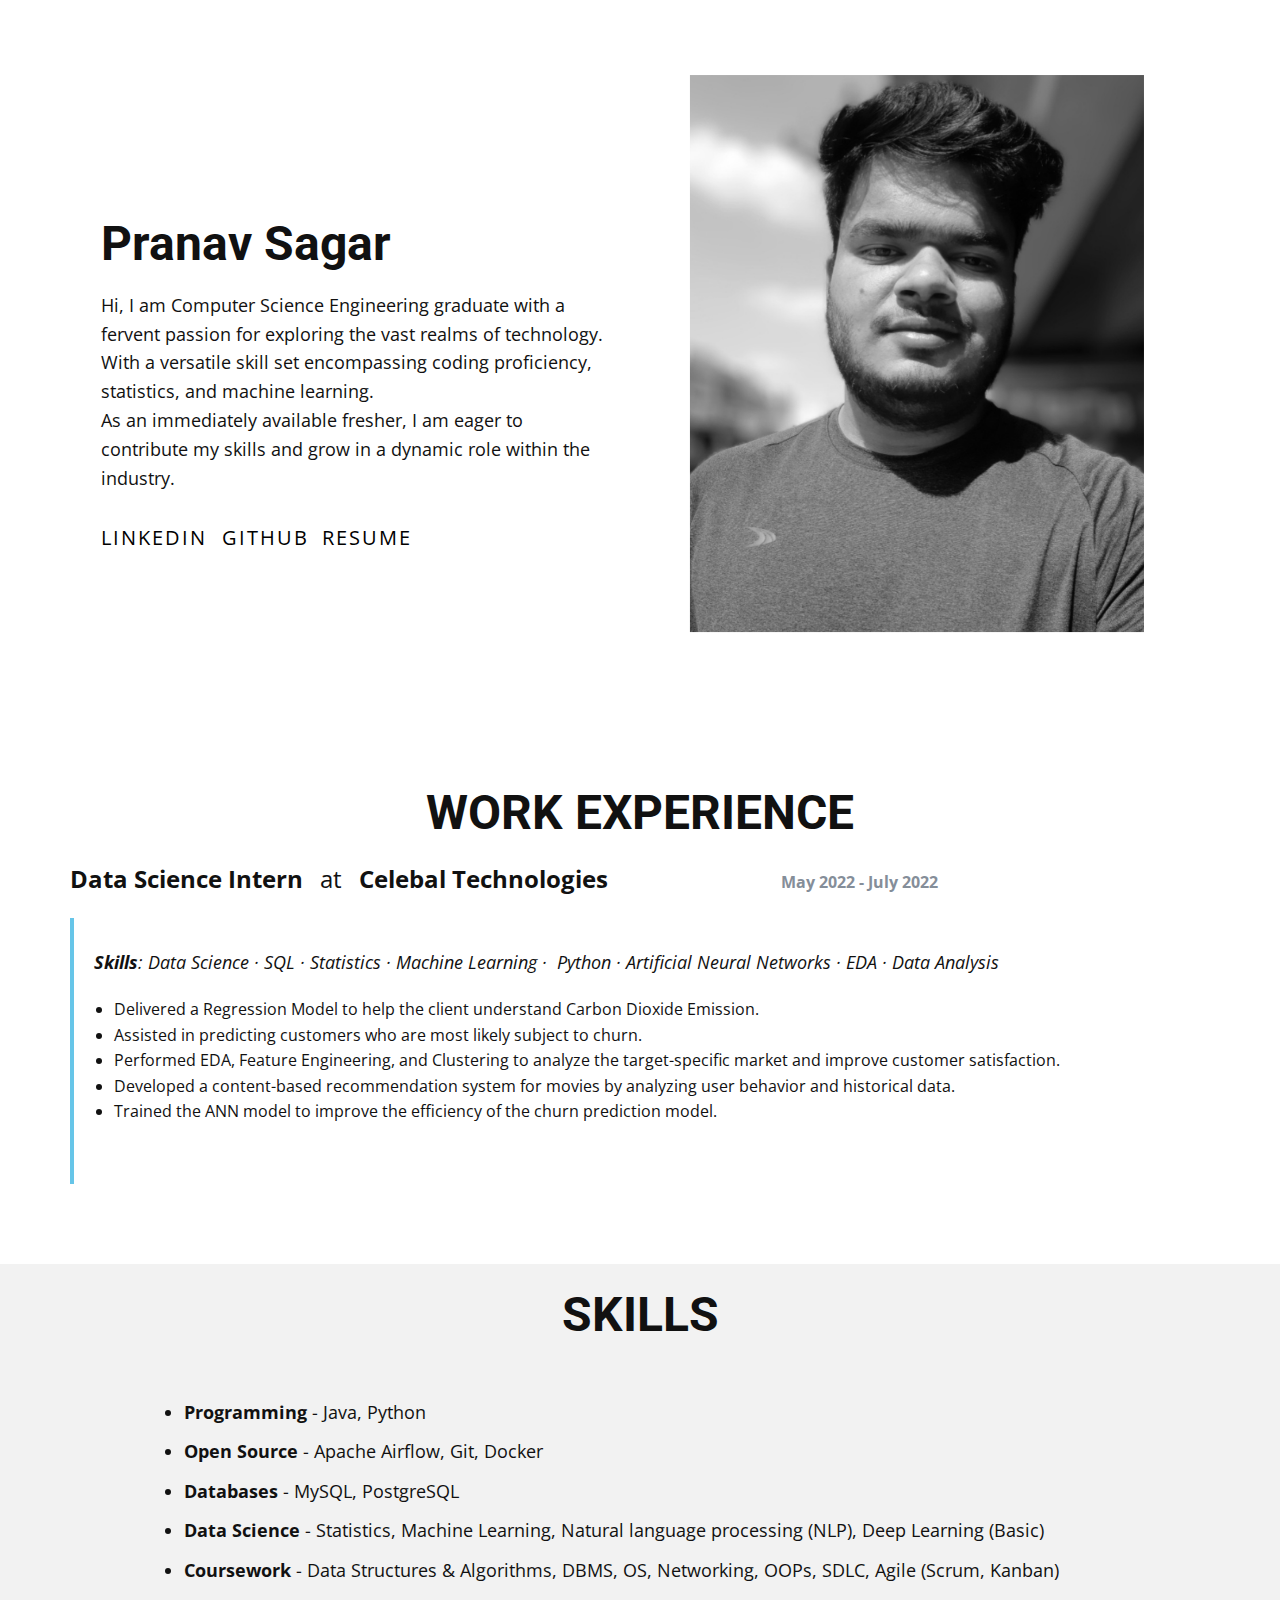
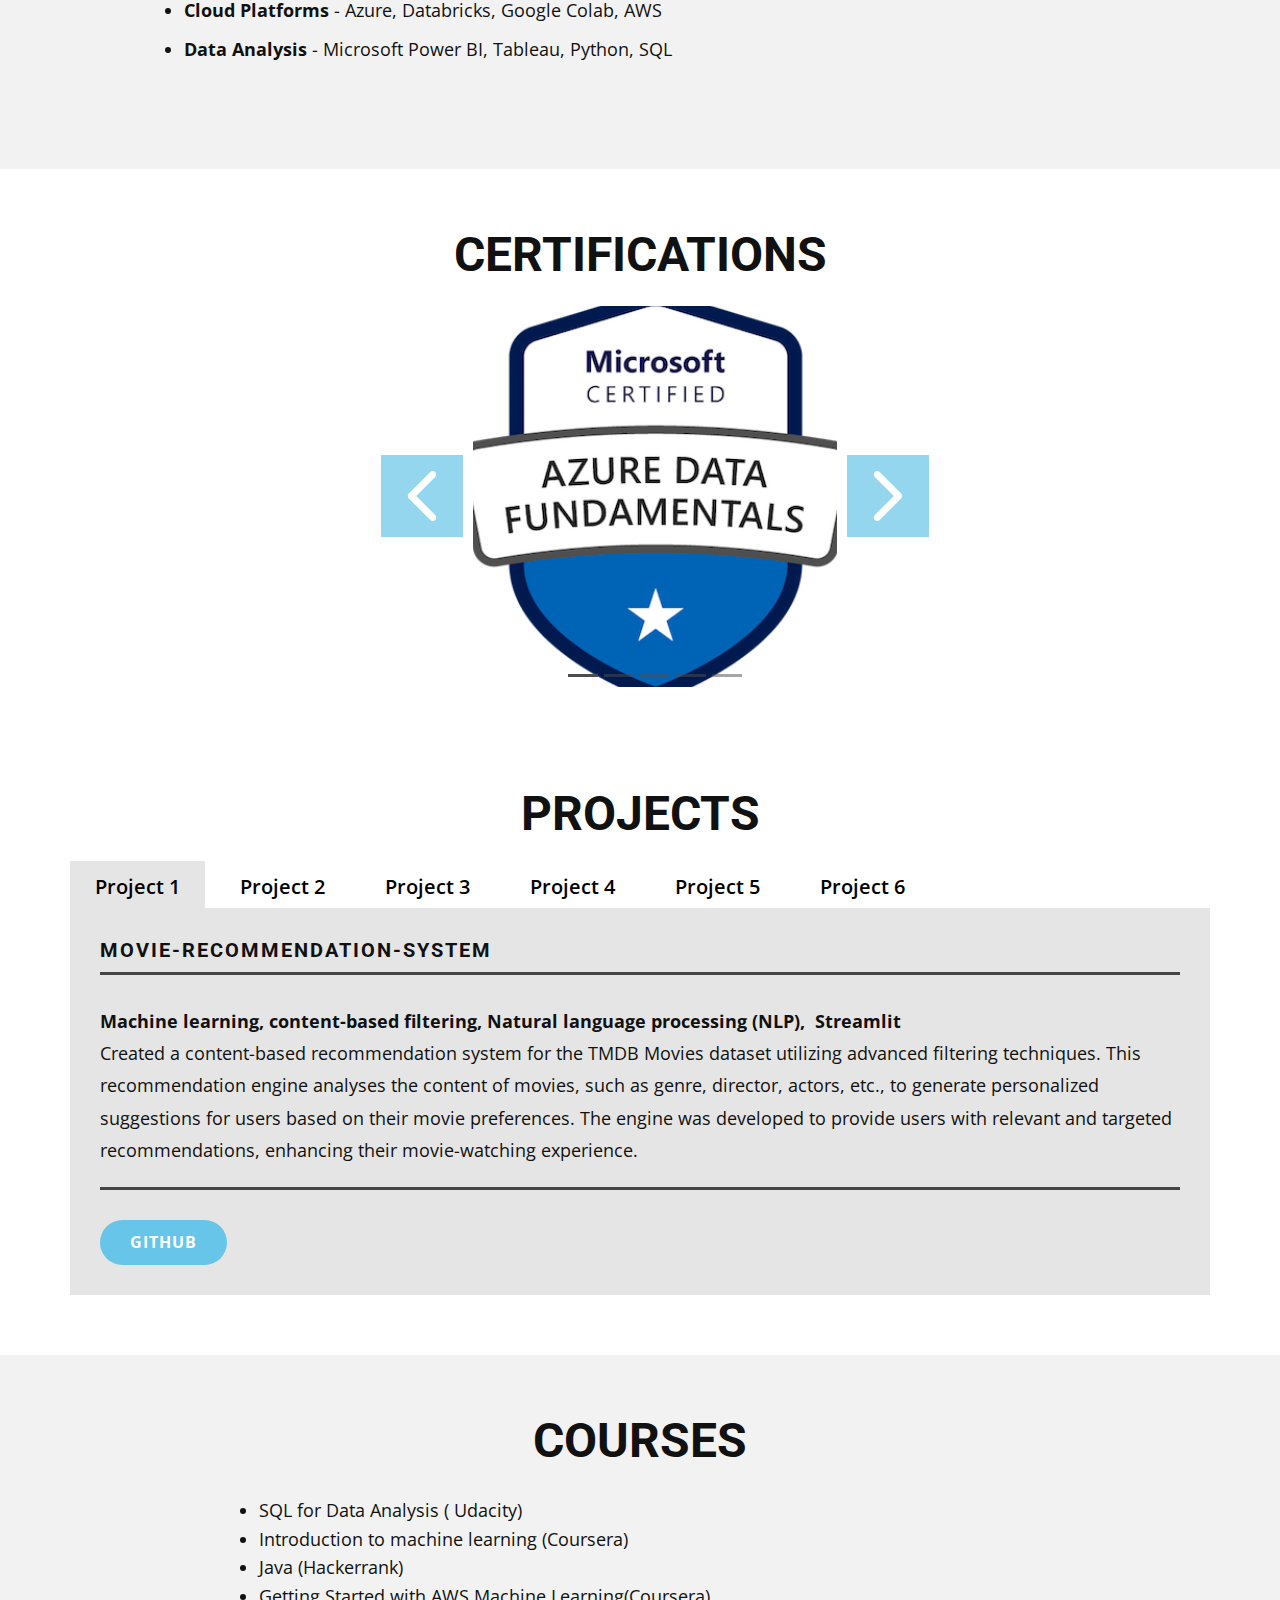
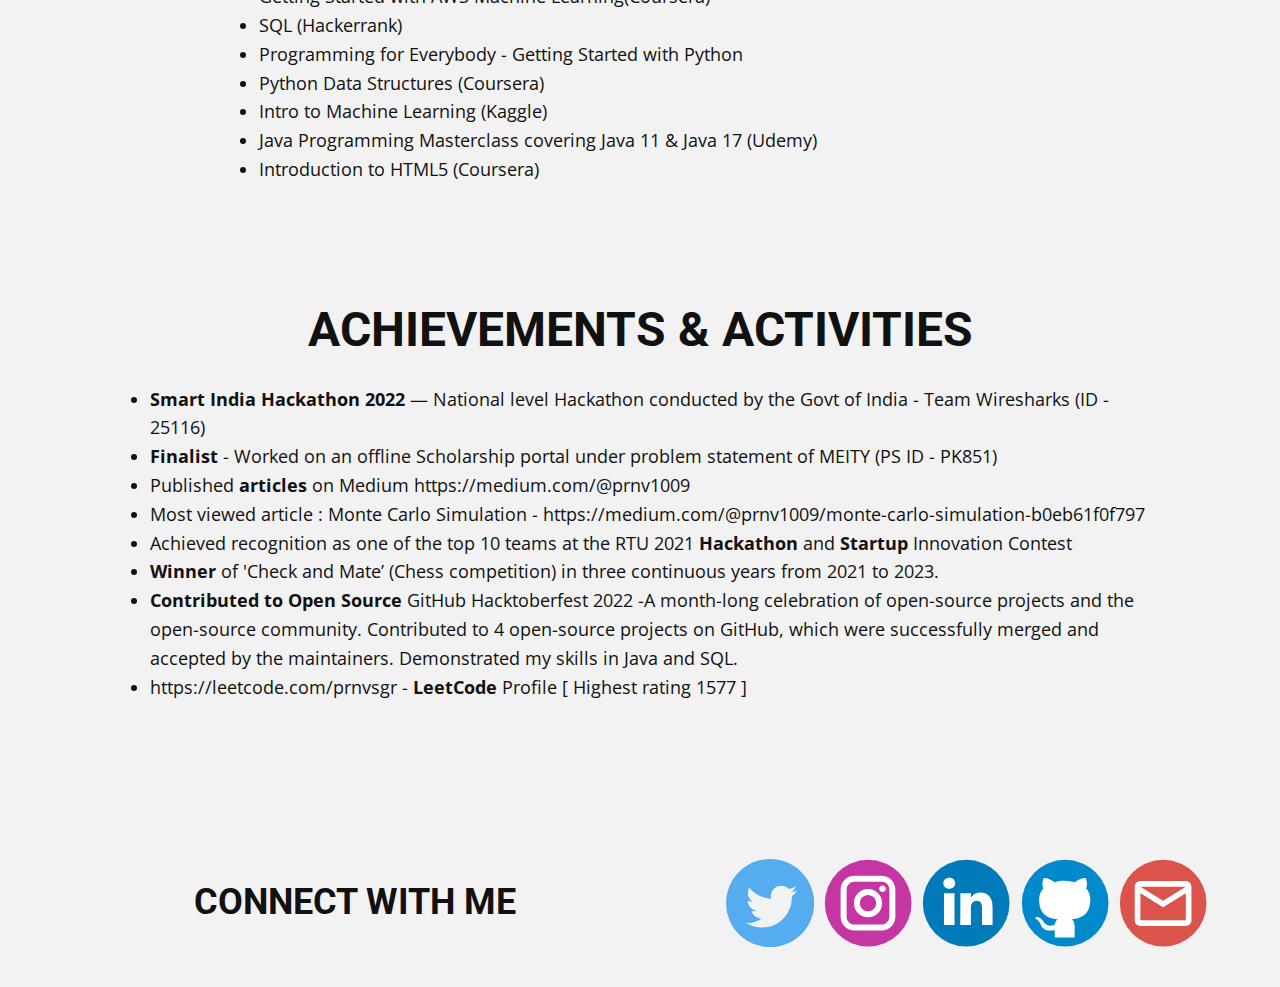
<file: index.html>
<!DOCTYPE html>
<html style="font-size: 16px;" lang="en"><head>
    <meta name="viewport" content="width=device-width, initial-scale=1.0">
    <meta charset="utf-8">
    <meta name="keywords" content="portfolio">
    <meta name="description" content="">
    <title>Pranav Sagar</title>
    <link rel="stylesheet" href="nicepage.css" media="screen">
<link rel="stylesheet" href="Pranav-Sagar.css" media="screen">
    <script class="u-script" type="text/javascript" src="jquery-1.9.1.min.js" defer=""></script>
    <script class="u-script" type="text/javascript" src="nicepage.js" defer=""></script>
    <meta name="generator" content="Nicepage 5.9.14, nicepage.com">
    <link id="u-theme-google-font" rel="stylesheet" href="https://fonts.googleapis.com/css?family=Roboto:100,100i,300,300i,400,400i,500,500i,700,700i,900,900i|Open+Sans:300,300i,400,400i,500,500i,600,600i,700,700i,800,800i">
    
    
    
    
    
    
    
    
    
    <script type="application/ld+json">{
		"@context": "http://schema.org",
		"@type": "Organization",
		"name": "",
		"url": "/"
}</script>
    <meta name="theme-color" content="#66c5e8">
    <meta property="og:title" content="Pranav Sagar">
    <meta property="og:type" content="website">
    <link rel="canonical" href="/">
  <meta data-intl-tel-input-cdn-path="intlTelInput/"></head>
  <body data-home-page="https://website4843393.nicepage.io/Pranav-Sagar.html?version=c1a2882c-9342-4635-84dc-dba924dcf742" data-home-page-title="Pranav Sagar" class="u-body u-xl-mode" data-lang="en">
    <section class="u-clearfix u-section-1" id="sec-b975">
      <div class="u-clearfix u-sheet u-valign-middle-xl u-valign-middle-xs u-sheet-1">
        <div class="u-clearfix u-expanded-width u-layout-wrap u-layout-wrap-1">
          <div class="u-layout">
            <div class="u-layout-row">
              <div class="u-align-left u-container-style u-layout-cell u-size-28-lg u-size-28-md u-size-28-sm u-size-28-xs u-size-30-xl u-layout-cell-1">
                <div class="u-container-layout u-container-layout-1">
                  <h2 class="u-text u-text-default u-text-1">Pranav Sagar</h2>
                  <p class="u-text u-text-2"> Hi, I am Computer Science Engineering graduate with a fervent passion for exploring the vast realms of technology. With a versatile skill set encompassing coding proficiency, statistics, and machine learning.<br>As an immediately available fresher, I am eager to contribute my skills and grow in a dynamic role within the industry.</p>
                  <quillbot-extension style="position: absolute; top: 0px; left: 0px; pointer-events: none;"></quillbot-extension>
                  <quillbot-extension-highlights style="position: absolute; top: 0px; left: 0px; pointer-events: none;"></quillbot-extension-highlights>
                  <a href="https://www.linkedin.com/in/pranavsagar/" class="u-border-1 u-border-active-palette-2-base u-border-hover-palette-1-base u-border-no-left u-border-no-right u-border-no-top u-btn u-button-style u-none u-text-black u-text-hover-palette-1-base u-btn-1" target="_blank">LinkedIn</a>
                  <a href="https://github.com/PranavSagar" class="u-border-1 u-border-active-palette-2-base u-border-hover-palette-1-base u-border-no-left u-border-no-right u-border-no-top u-btn u-button-style u-none u-text-black u-text-hover-palette-1-base u-btn-2" target="_blank">GitHub</a>
                  <a href="files/resume.pdf" class="u-border-1 u-border-active-palette-2-base u-border-hover-palette-1-base u-border-no-left u-border-no-right u-border-no-top u-btn u-button-style u-file-link u-none u-text-black u-text-hover-palette-1-base u-btn-3" target="_blank">Resume</a>
                </div>
              </div>
              <div class="u-container-style u-layout-cell u-size-30-xl u-size-32-lg u-size-32-md u-size-32-sm u-size-32-xs u-layout-cell-2" data-animation-name="customAnimationIn" data-animation-duration="2000">
                <div class="u-container-layout u-valign-middle u-container-layout-2">
                  <img class="u-image u-image-1" src="images/pic_me.jpg" data-image-width="788" data-image-height="1048">
                </div>
              </div>
            </div>
          </div>
        </div>
      </div>
    </section>
    <section class="u-align-left u-clearfix u-section-2" id="sec-879f">
      <div class="u-clearfix u-sheet u-valign-middle u-sheet-1">
        <div class="fr-view u-clearfix u-rich-text u-text u-text-1">
          <h1 style="text-align: center;">
            <span style="font-weight: 700;">WORK EXPERIENCE</span>
          </h1>
          <p>
            <span style="font-weight: 700; font-size: 1.5rem;">Data Science Intern &nbsp;</span>
            <span style="font-size: 1.5rem;">at &nbsp;</span>
            <span style="font-weight: 700; font-size: 1.5rem;">Celebal Technologies &nbsp; &nbsp; &nbsp; &nbsp; &nbsp; &nbsp; &nbsp; &nbsp; &nbsp; &nbsp; &nbsp; &nbsp; &nbsp; &nbsp;</span>
            <span style="font-weight: 700; font-size: 1.5rem;">
              <span style="font-size: 1rem;">
                <span class="u-text-palette-5-dark-1">May 2022 - July 2022</span>
              </span>
            </span>
          </p>
          <blockquote>
            <p id="isPasted">
              <span style="font-weight: 700;">Skills</span>: Data Science · SQL · Statistics · Machine Learning · &nbsp;Python · Artificial Neural Networks · EDA · Data Analysis
            </p>
            <ul>
              <li>
                <span style="font-style: normal;">Delivered a Regression Model to help the client understand Carbon Dioxide Emission.</span>
              </li>
              <li>
                <span style="font-style: normal;">Assisted in predicting customers who are most likely subject to churn.</span>
              </li>
              <li>
                <span style="font-style: normal;">Performed EDA, Feature Engineering, and Clustering to analyze the target-specific market and improve customer satisfaction.</span>
              </li>
              <li>
                <span style="font-style: normal;">Developed a content-based recommendation system for movies by analyzing user behavior and historical data.</span>
              </li>
              <li>
                <span style="font-style: normal;">Trained the ANN model to improve the efficiency of the churn prediction model.</span>
              </li>
            </ul>
            <p>
              <br>
            </p>
          </blockquote>
        </div>
        <quillbot-extension style="position: absolute; top: 0px; left: 0px; pointer-events: none;"></quillbot-extension>
        <quillbot-extension style="position: absolute; top: 0px; left: 0px; pointer-events: none;"></quillbot-extension>
        <quillbot-extension style="position: absolute; top: 0px; left: 0px; pointer-events: none;"></quillbot-extension>
        <quillbot-extension style="position: absolute; top: 0px; left: 0px; pointer-events: none;"></quillbot-extension>
        <quillbot-extension style="position: absolute; top: 0px; left: 0px; pointer-events: none;"></quillbot-extension>
        <quillbot-extension style="position: absolute; top: 0px; left: 0px; pointer-events: none;"></quillbot-extension>
        <quillbot-extension style="position: absolute; top: 0px; left: 0px; pointer-events: none;"></quillbot-extension>
        <quillbot-extension style="position: absolute; top: 0px; left: 0px; pointer-events: none;"></quillbot-extension>
      </div>
    </section>
    <section class="u-clearfix u-grey-5 u-section-3" id="sec-bc87">
      <div class="u-clearfix u-sheet u-sheet-1">
        <h1 class="u-align-center u-text u-text-1"><b>SKILLS</b>
        </h1>
        <ul class="u-hover-feature u-text u-text-2">
          <li>
            <span style="font-weight: 700;">Programming </span> - Java, Python 
          </li>
          <li>
            <span style="font-weight: 700;">Open Source </span> - Apache Airflow, Git, Docker 
          </li>
          <li>
            <span style="font-weight: 700;">Databases </span> - MySQL, PostgreSQL 
          </li>
          <li>
            <span style="font-weight: 700;">Data Science</span> - Statistics, Machine Learning, Natural language processing (NLP),  Deep Learning (Basic) 
          </li>
          <li>
            <span style="font-weight: 700;">Coursework</span> - Data Structures &amp; Algorithms, DBMS, OS, Networking, OOPs, SDLC, Agile (Scrum, Kanban) 
          </li>
          <li>
            <span style="font-weight: 700;">Cloud Platforms</span> - Azure, Databricks, Google Colab, AWS 
          </li>
          <li>
            <span style="font-weight: 700;">Data Analysis</span> - Microsoft Power BI, Tableau, Python, SQL
          </li>
        </ul>
        <quillbot-extension style="position: absolute; top: 0px; left: 0px; pointer-events: none;"></quillbot-extension>
        <quillbot-extension-highlights style="position: absolute; top: 0px; left: 0px; pointer-events: none;"></quillbot-extension-highlights>
      </div>
      
    </section>
    <section class="u-align-center u-clearfix u-section-4" id="sec-f5f2">
      <div class="u-clearfix u-sheet u-sheet-1">
        <quillbot-extension style="position: absolute; top: 0px; left: 0px; pointer-events: none;"></quillbot-extension>
        <quillbot-extension-highlights style="position: absolute; top: 0px; left: 0px; pointer-events: none;"></quillbot-extension-highlights>
        <h1 class="u-align-left u-text u-text-default u-text-1"><b>CERTIFICATIONS</b>
        </h1>
        <div class="u-carousel u-expanded-width-xs u-gallery u-gallery-slider u-layout-carousel u-lightbox u-no-transition u-show-text-on-hover u-gallery-1" id="carousel-16c3" data-interval="5000" data-u-ride="carousel">
          <ol class="u-absolute-hcenter u-carousel-indicators u-carousel-indicators-1">
            <li data-u-target="#carousel-16c3" data-u-slide-to="0" class="u-active u-grey-70 u-shape-rectangle" style="width: 30px; height: 3px;"></li>
            <li data-u-target="#carousel-16c3" data-u-slide-to="1" class="u-grey-70 u-shape-rectangle" style="width: 30px; height: 3px;"></li>
            <li data-u-target="#carousel-16c3" data-u-slide-to="2" class="u-grey-70 u-shape-rectangle" style="width: 30px; height: 3px;"></li>
            <li data-u-target="#carousel-16c3" data-u-slide-to="3" class="u-grey-70 u-shape-rectangle" style="width: 30px; height: 3px;"></li>
            <li data-u-target="#carousel-16c3" data-u-slide-to="4" class="u-grey-70 u-shape-rectangle" style="width: 30px; height: 3px;"></li>
          </ol>
          <div class="u-carousel-inner u-gallery-inner" role="listbox">
            <div class="u-active u-carousel-item u-effect-fade u-effect-hover-zoomOut u-gallery-item u-carousel-item-1">
              <div class="u-back-slide" data-image-width="402" data-image-height="402">
                <img class="u-back-image u-expanded" src="images/microsoft-certified-azure-data-fundamentals.png">
              </div>
              <div class="u-align-center u-over-slide u-shading u-valign-bottom u-over-slide-1">
                <h3 class="u-gallery-heading">Microsoft - Azure Data Fundamentals</h3>
                <p class="u-gallery-text">Score: 871/1000</p>
              </div>
            </div>
            <div class="u-carousel-item u-effect-fade u-effect-hover-zoomOut u-gallery-item u-carousel-item-2">
              <div class="u-back-slide" data-image-width="402" data-image-height="402">
                <img class="u-back-image u-expanded" src="images/microsoft-certified-azure-ai-fundamentals.png" alt="Microsoft - Azure AI Fundamentals">
              </div>
              <div class="u-align-center u-over-slide u-shading u-valign-bottom u-over-slide-2">
                <h3 class="u-gallery-heading">Microsoft - Azure AI Fundamentals</h3>
                <p class="u-gallery-text">Score: 857/1000</p>
              </div>
            </div>
            <div class="u-carousel-item u-effect-fade u-effect-hover-zoomOut u-gallery-item u-carousel-item-3" data-image-width="2836" data-image-height="1875">
              <div class="u-back-slide" data-image-width="207" data-image-height="243">
                <img class="u-back-image u-expanded" src="images/download-2.png" alt="Databricks - Fundamentals of the Databricks Lakehouse">
              </div>
              <div class="u-align-center u-over-slide u-shading u-valign-bottom u-over-slide-3">
                <h3 class="u-gallery-heading">Databricks - Fundamentals of the Databricks Lakehouse</h3>
                <p class="u-gallery-text"></p>
              </div>
            </div>
            <div class="u-carousel-item u-effect-fade u-effect-hover-zoomOut u-gallery-item u-carousel-item-4" data-image-width="225" data-image-height="225">
              <div class="u-back-slide">
                <img class="u-back-image u-expanded" src="images/download-3.jpeg" alt=" GitHub Hacktoberfest 2022">
              </div>
              <div class="u-align-center u-over-slide u-shading u-valign-bottom u-over-slide-4">
                <h3 class="u-gallery-heading"> GitHub Hacktoberfest 2022</h3>
                <p class="u-gallery-text">Contributed to 4 open-source projects</p>
              </div>
              <style data-mode="XL" data-visited="true"></style>
              <style data-mode="LG" data-visited="true"></style>
              <style data-mode="MD" data-visited="true"></style>
              <style data-mode="SM"></style>
              <style data-mode="XS"></style>
            </div>
            <div class="u-carousel-item u-effect-fade u-effect-hover-zoomOut u-gallery-item u-carousel-item-5" data-image-width="225" data-image-height="225">
              <div class="u-back-slide">
                <img class="u-back-image u-expanded" src="images/images.png" alt="NPTEL">
              </div>
              <div class="u-align-center u-over-slide u-shading u-valign-bottom u-over-slide-5">
                <h3 class="u-gallery-heading">NPTEL</h3>
                <p class="u-gallery-text">IT Kharagpur - Programming in Java<br>Score: 73%
                </p>
              </div>
              <style data-mode="XL" data-visited="true"></style>
              <style data-mode="LG" data-visited="true"></style>
              <style data-mode="MD" data-visited="true"></style>
              <style data-mode="SM"></style>
              <style data-mode="XS"></style>
            </div>
          </div>
          <a class="u-absolute-vcenter u-carousel-control u-carousel-control-prev u-icon-rounded u-opacity u-opacity-70 u-palette-1-base u-spacing-10 u-text-white u-carousel-control-1" href="#carousel-16c3" role="button" data-u-slide="prev">
            <span aria-hidden="true">
              <svg viewBox="0 0 451.847 451.847"><path d="M97.141,225.92c0-8.095,3.091-16.192,9.259-22.366L300.689,9.27c12.359-12.359,32.397-12.359,44.751,0
c12.354,12.354,12.354,32.388,0,44.748L173.525,225.92l171.903,171.909c12.354,12.354,12.354,32.391,0,44.744
c-12.354,12.365-32.386,12.365-44.745,0l-194.29-194.281C100.226,242.115,97.141,234.018,97.141,225.92z"></path></svg>
            </span>
            <span class="sr-only">
              <svg viewBox="0 0 451.847 451.847"><path d="M97.141,225.92c0-8.095,3.091-16.192,9.259-22.366L300.689,9.27c12.359-12.359,32.397-12.359,44.751,0
c12.354,12.354,12.354,32.388,0,44.748L173.525,225.92l171.903,171.909c12.354,12.354,12.354,32.391,0,44.744
c-12.354,12.365-32.386,12.365-44.745,0l-194.29-194.281C100.226,242.115,97.141,234.018,97.141,225.92z"></path></svg>
            </span>
          </a>
          <a class="u-absolute-vcenter-lg u-absolute-vcenter-md u-absolute-vcenter-sm u-absolute-vcenter-xl u-carousel-control u-carousel-control-next u-icon-rounded u-opacity u-opacity-70 u-palette-1-base u-spacing-10 u-text-white u-carousel-control-2" href="#carousel-16c3" role="button" data-u-slide="next">
            <span aria-hidden="true">
              <svg viewBox="0 0 451.846 451.847"><path d="M345.441,248.292L151.154,442.573c-12.359,12.365-32.397,12.365-44.75,0c-12.354-12.354-12.354-32.391,0-44.744
L278.318,225.92L106.409,54.017c-12.354-12.359-12.354-32.394,0-44.748c12.354-12.359,32.391-12.359,44.75,0l194.287,194.284
c6.177,6.18,9.262,14.271,9.262,22.366C354.708,234.018,351.617,242.115,345.441,248.292z"></path></svg>
            </span>
            <span class="sr-only">
              <svg viewBox="0 0 451.846 451.847"><path d="M345.441,248.292L151.154,442.573c-12.359,12.365-32.397,12.365-44.75,0c-12.354-12.354-12.354-32.391,0-44.744
L278.318,225.92L106.409,54.017c-12.354-12.359-12.354-32.394,0-44.748c12.354-12.359,32.391-12.359,44.75,0l194.287,194.284
c6.177,6.18,9.262,14.271,9.262,22.366C354.708,234.018,351.617,242.115,345.441,248.292z"></path></svg>
            </span>
          </a>
        </div>
      </div>
    </section>
    <section class="u-align-center u-clearfix u-section-5" id="sec-37ce">
      <div class="u-clearfix u-sheet u-sheet-1">
        <h1 class="u-align-center u-text u-text-default u-text-1"><b>PROJECTS</b>
        </h1>
        <div class="u-expanded-width u-tab-links-align-left u-tabs u-tabs-1">
          <ul class="u-spacing-10 u-tab-list u-unstyled" role="tablist">
            <li class="u-tab-item u-tab-item-1" role="presentation">
              <a class="active u-active-grey-10 u-button-style u-tab-link u-text-active-black u-text-black u-tab-link-1" id="link-tab-14b7" href="#tab-14b7" role="tab">Project 1</a>
            </li>
            <li class="u-tab-item u-tab-item-2" role="presentation">
              <a class="u-active-grey-10 u-button-style u-tab-link u-text-active-black u-text-black u-tab-link-2" id="link-tab-c5c4" href="#tab-c5c4" role="tab">Project 2</a>
            </li>
            <li class="u-tab-item u-tab-item-3" role="presentation">
              <a class="u-active-grey-10 u-button-style u-tab-link u-text-active-black u-text-black u-tab-link-3" id="link-tab-c477" href="#tab-c477" role="tab">Project 3</a>
            </li>
            <li class="u-tab-item u-tab-item-4" role="presentation">
              <a class="u-active-grey-10 u-button-style u-tab-link u-text-active-black u-text-black u-tab-link-4" id="link-tab-044f" href="#tab-044f" role="tab">Project 4</a>
            </li>
            <li class="u-tab-item u-tab-item-5" role="presentation">
              <a class="u-active-grey-10 u-button-style u-tab-link u-text-active-black u-text-black u-tab-link-5" id="link-tab-c2f3" href="#tab-c2f3" role="tab">Project 5</a>
            </li>
            <li class="u-tab-item u-tab-item-6" role="presentation">
              <a class="u-active-grey-10 u-button-style u-tab-link u-text-active-black u-text-black u-tab-link-6" id="link-tab-6165" href="#tab-6165" role="tab">Project 6</a>
            </li>
          </ul>
          <div class="u-tab-content">
            <div class="u-align-left u-container-style u-grey-10 u-tab-active u-tab-pane u-tab-pane-1" id="tab-14b7" role="tabpanel" aria-labelledby="link-tab-14b7">
              <div class="u-container-layout u-container-layout-1">
                <h5 class="u-text u-text-default u-text-2"><b>Movie-Recommendation-System</b>
                </h5>
                <div class="u-border-3 u-border-grey-dark-1 u-expanded-width u-line u-line-horizontal u-line-1"></div>
                <p class="u-text u-text-default u-text-3"><b>Machine learning, content-based filtering, Natural language processing (NLP),&nbsp; Streamlit<br></b>Created a content-based recommendation system for the TMDB Movies dataset utilizing advanced filtering techniques. This recommendation engine analyses the content of movies, such as genre, director, actors, etc., to generate personalized suggestions for users based on their movie preferences. The engine was developed to provide users with relevant and targeted recommendations, enhancing their movie-watching experience.<br>
                </p>
                <div class="u-border-3 u-border-grey-dark-1 u-expanded-width u-line u-line-horizontal u-line-2"></div>
                <quillbot-extension style="position: absolute; top: 0px; left: 0px; pointer-events: none;"></quillbot-extension>
                <quillbot-extension-highlights style="position: absolute; top: 0px; left: 0px; pointer-events: none;"></quillbot-extension-highlights>
                <a href="https://github.com/PranavSagar/DataScienceInternship_CT/tree/main/Movie-Recommender-System/Movie-Recommender_System" class="u-btn u-button-style u-hover-palette-1-dark-1 u-palette-1-base u-btn-1" target="_blank">Github</a>
              </div>
            </div>
            <div class="u-align-left u-container-style u-grey-10 u-tab-pane u-tab-pane-2" id="tab-c5c4" role="tabpanel" aria-labelledby="link-tab-c5c4">
              <div class="u-container-layout u-valign-top u-container-layout-2">
                <h5 class="u-text u-text-default u-text-4"><b>Amazon Review Sentiments</b>
                </h5>
                <div class="u-border-3 u-border-grey-dark-1 u-expanded-width u-line u-line-horizontal u-line-3"></div>
                <p class="u-text u-text-default u-text-5"><b><b>NLP, Classification, Machine Learning</b>
                    <br></b>The objective of this project is to analyse customer sentiment towards various products through the analysis of product reviews. The sentiment analysis will be performed using Natural Language Processing (NLP) techniques and machine learning algorithms<br>
                </p>
                <div class="u-border-3 u-border-grey-dark-1 u-expanded-width u-line u-line-horizontal u-line-4"></div>
                <quillbot-extension style="position: absolute; top: 0px; left: 0px; pointer-events: none;"></quillbot-extension>
                <quillbot-extension-highlights style="position: absolute; top: 0px; left: 0px; pointer-events: none;"></quillbot-extension-highlights>
                <a href="https://github.com/PranavSagar/ReviewSentiments/" class="u-btn u-button-style u-hover-palette-1-dark-1 u-palette-1-base u-btn-2" target="_blank">Github</a>
              </div>
            </div>
            <div class="u-align-left u-container-style u-grey-10 u-tab-pane u-tab-pane-3" id="tab-c477" role="tabpanel" aria-labelledby="link-tab-c477">
              <div class="u-container-layout u-container-layout-3">
                <h5 class="u-text u-text-default u-text-6"><b>House Pricing Prediction with Flask deployment</b>
                </h5>
                <div class="u-border-3 u-border-grey-dark-1 u-expanded-width u-line u-line-horizontal u-line-5"></div>
                <p class="u-text u-text-default u-text-7"><b><b>Flask, Linear Regression, Machine Learning</b>
                    <br></b>This project provides an end-to-end solution for clients who are interested in predicting the cost of a house. The project has a user-friendly interface that allows the client to input their requirements and receive an accurate prediction of the house price.<br>
                </p>
                <div class="u-border-3 u-border-grey-dark-1 u-expanded-width u-line u-line-horizontal u-line-6"></div>
                <quillbot-extension style="position: absolute; top: 0px; left: 0px; pointer-events: none;"></quillbot-extension>
                <quillbot-extension-highlights style="position: absolute; top: 0px; left: 0px; pointer-events: none;"></quillbot-extension-highlights>
                <a href="https://github.com/PranavSagar/bostonhousepricing" class="u-btn u-button-style u-hover-palette-1-dark-1 u-palette-1-base u-btn-3" target="_blank">Github</a>
              </div>
            </div>
            <div class="u-align-left u-container-style u-grey-10 u-tab-pane u-tab-pane-4" id="tab-044f" role="tabpanel" aria-labelledby="link-tab-044f">
              <div class="u-container-layout u-container-layout-4">
                <h5 class="u-text u-text-default u-text-8"><b></b><b>Tic Tac Toe</b>
                </h5>
                <div class="u-border-3 u-border-grey-dark-1 u-expanded-width u-line u-line-horizontal u-line-7"></div>
                <p class="u-text u-text-default u-text-9"><b><b>Python, Tkinter&nbsp;</b>
                    <br></b>Tic Tac Toe game created in Python with GUI  where two players mark X's and O's on a 3x3 grid until one player gets three in a row or all spaces are filled<br>
                </p>
                <div class="u-border-3 u-border-grey-dark-1 u-expanded-width u-line u-line-horizontal u-line-8"></div>
                <quillbot-extension style="position: absolute; top: 0px; left: 0px; pointer-events: none;"></quillbot-extension>
                <quillbot-extension-highlights style="position: absolute; top: 0px; left: 0px; pointer-events: none;"></quillbot-extension-highlights>
                <a href="https://github.com/PranavSagar/NSP" class="u-btn u-button-style u-hover-palette-1-dark-1 u-palette-1-base u-btn-4" target="_blank">Github</a>
              </div>
            </div>
            <div class="u-align-left u-container-style u-grey-10 u-tab-pane u-tab-pane-5" id="tab-c2f3" role="tabpanel" aria-labelledby="link-tab-c2f3">
              <div class="u-container-layout u-container-layout-5">
                <h5 class="u-text u-text-default u-text-10"><b></b><b>Event Management System</b>
                </h5>
                <div class="u-border-3 u-border-grey-dark-1 u-expanded-width u-line u-line-horizontal u-line-9"></div>
                <p class="u-text u-text-default u-text-11"><b>Machine learning, content-based filtering, Natural language processing (NLP),&nbsp; Streamlit<br></b>Developed Java GUI application for Event management with the feature of retrieving and displaying data from SQLite database using Swing framework.<br>
                </p>
                <div class="u-border-3 u-border-grey-dark-1 u-expanded-width u-line u-line-horizontal u-line-10"></div>
                <quillbot-extension style="position: absolute; top: 0px; left: 0px; pointer-events: none;"></quillbot-extension>
                <quillbot-extension-highlights style="position: absolute; top: 0px; left: 0px; pointer-events: none;"></quillbot-extension-highlights>
                <a href="https://github.com/PranavSagar/javansp" class="u-btn u-button-style u-hover-palette-1-dark-1 u-palette-1-base u-btn-5" target="_blank">Github</a>
              </div>
            </div>
            <div class="u-align-left u-container-style u-grey-10 u-tab-pane u-tab-pane-6" id="tab-6165" role="tabpanel" aria-labelledby="link-tab-6165">
              <div class="u-container-layout u-container-layout-6">
                <h5 class="u-text u-text-default u-text-12"><b></b><b></b><b>Sales Report / Dashboard</b>
                </h5>
                <div class="u-border-3 u-border-grey-dark-1 u-expanded-width u-line u-line-horizontal u-line-11"></div>
                <p class="u-text u-text-default u-text-13"><b></b><b>Microsoft Power BI</b><b>
                    <br></b> Created a sales report using Power BI to analyze the performance of the Product sales and identify product sales.<br>
                </p>
                <div class="u-border-3 u-border-grey-dark-1 u-expanded-width u-line u-line-horizontal u-line-12"></div>
                <quillbot-extension style="position: absolute; top: 0px; left: 0px; pointer-events: none;"></quillbot-extension>
                <quillbot-extension-highlights style="position: absolute; top: 0px; left: 0px; pointer-events: none;"></quillbot-extension-highlights>
                <a href="https://app.powerbi.com/groups/me/reports/2deb5c79-7d0c-43fb-b3ac-1189f06574a2/ReportSection" class="u-btn u-button-style u-hover-palette-1-dark-1 u-palette-1-base u-btn-6" target="_blank">view</a>
              </div>
            </div>
          </div>
        </div>
        <quillbot-extension style="position: absolute; top: 0px; left: 0px; pointer-events: none;"></quillbot-extension>
        <quillbot-extension-highlights style="position: absolute; top: 0px; left: 0px; pointer-events: none;"></quillbot-extension-highlights>
      </div>
    </section>
    <section class="u-clearfix u-grey-5 u-section-6" id="sec-d0e0">
      <div class="u-clearfix u-sheet u-valign-middle u-sheet-1">
        <h1 class="u-align-center u-text u-text-1"><b></b><b>COURSES</b>
        </h1>
        <ul class="u-hover-feature u-text u-text-2">
          <li> SQL for Data Analysis ( Udacity) </li>
          <li>Introduction to machine learning (Coursera) </li>
          <li>Java (Hackerrank) </li>
          <li>Getting Started with AWS Machine Learning(Coursera) </li>
          <li>SQL (Hackerrank) </li>
          <li>Programming for Everybody - Getting Started with Python </li>
          <li>Python Data Structures (Coursera) </li>
          <li>Intro to Machine Learning (Kaggle) </li>
          <li>Java Programming Masterclass covering Java 11 &amp; Java 17 (Udemy) </li>
          <li>Introduction to HTML5 (Coursera)</li>
        </ul>
        <quillbot-extension style="position: absolute; top: 0px; left: 0px; pointer-events: none;"></quillbot-extension>
        <quillbot-extension-highlights style="position: absolute; top: 0px; left: 0px; pointer-events: none;"></quillbot-extension-highlights>
      </div>
      
    </section>
    <section class="u-clearfix u-grey-5 u-section-7" id="sec-ac8e">
      <div class="u-clearfix u-sheet u-sheet-1">
        <h1 class="u-align-center u-text u-text-1"><b>ACHIEVEMENTS &amp; ACTIVITIES</b>
        </h1>
        <ul class="u-hover-feature u-text u-text-2">
          <li><b style="font-size: 1.125rem; background-color: #f2f2f2; color: #111111; font-family: 'Open Sans',sans-serif;"></b>
            <span style="font-size: 1.125rem; background-color: #f2f2f2; color: #111111; font-family: 'Open Sans',sans-serif; font-weight: 700;">Smart India Hackathon 2022</span>
            <span style="font-size: 1.125rem; background-color: #f2f2f2; color: #111111; font-family: 'Open Sans',sans-serif;"> — National level Hackathon conducted by the Govt of India - Team Wiresharks  (ID - 25116)</span>
          </li>
          <li>
            <span style="font-weight: 700;">Finalist </span> - Worked on an offline Scholarship portal under problem statement of MEITY (PS ID - PK851) 
          </li>
          <li>Published <span style="font-weight: 700;">articles </span>on Medium https://medium.com/@prnv1009 
          </li>
          <li>Most viewed article : Monte Carlo Simulation - https://medium.com/@prnv1009/monte-carlo-simulation-b0eb61f0f797 </li>
          <li>Achieved recognition as one of the top 10 teams at the RTU 2021 <span style="font-weight: 700;">Hackathon</span> and <span style="font-weight: 700;">Startup </span>Innovation Contest 
          </li>
          <li>
            <span style="font-weight: 700;">Winner </span>of 'Check and Mate’ (Chess competition) in three continuous years from 2021 to 2023. 
          </li>
          <li>
            <span style="font-weight: 700;">Contributed to Open Source</span> GitHub Hacktoberfest 2022 -A month-long celebration of open-source projects and the open-source community. Contributed to 4 open-source projects on GitHub, which were successfully merged and accepted by the maintainers. Demonstrated my skills in Java and SQL.
          </li>
          <li>https://leetcode.com/prnvsgr - <span style="font-weight: 700;">LeetCode </span>Profile [ Highest rating 1577 ]
          </li>
        </ul>
        <quillbot-extension style="position: absolute; top: 0px; left: 0px; pointer-events: none;"></quillbot-extension>
        <quillbot-extension-highlights style="position: absolute; top: 0px; left: 0px; pointer-events: none;"></quillbot-extension-highlights>
      </div>
      
    </section>
    <section class="u-align-center u-clearfix u-grey-5 u-section-8" id="sec-cc3e">
      <div class="u-clearfix u-sheet u-valign-middle u-sheet-1">
        <div class="u-clearfix u-expanded-width u-layout-wrap u-layout-wrap-1">
          <div class="u-gutter-0 u-layout">
            <div class="u-layout-row">
              <div class="u-align-center u-container-style u-layout-cell u-left-cell u-size-30 u-layout-cell-1">
                <div class="u-container-layout u-valign-middle-lg u-valign-middle-xl u-valign-top-sm u-valign-top-xs u-container-layout-1">
                  <h2 class="u-text u-text-default u-text-1">CONNECT WITH ME</h2>
                  <quillbot-extension style="position: absolute; top: 0px; left: 0px; pointer-events: none;"></quillbot-extension>
                  <quillbot-extension-highlights style="position: absolute; top: 0px; left: 0px; pointer-events: none;"></quillbot-extension-highlights>
                </div>
              </div>
              <div class="u-align-center u-container-style u-layout-cell u-right-cell u-size-30 u-layout-cell-2">
                <div class="u-container-layout u-valign-bottom-xl u-valign-top-lg u-valign-top-md u-valign-top-sm u-valign-top-xs u-container-layout-2">
                  <div class="u-social-icons u-spacing-10 u-social-icons-1">
                    <a class="u-social-url" title="twitter" target="_blank" href="https://twitter.com/Pranav_Sagar10"><span class="u-icon u-social-icon u-social-twitter u-icon-1"><svg class="u-svg-link" preserveAspectRatio="xMidYMin slice" viewBox="0 0 112.197 112.197" style=""><use xlink:href="#svg-037f"></use></svg><svg class="u-svg-content" viewBox="0 0 112.197 112.197" x="0px" y="0px" id="svg-037f" style="enable-background:new 0 0 112.197 112.197;"><g><circle style="fill:#55ACEE;" cx="56.099" cy="56.098" r="56.098"></circle><g><path style="fill:#F1F2F2;" d="M90.461,40.316c-2.404,1.066-4.99,1.787-7.702,2.109c2.769-1.659,4.894-4.284,5.897-7.417    c-2.591,1.537-5.462,2.652-8.515,3.253c-2.446-2.605-5.931-4.233-9.79-4.233c-7.404,0-13.409,6.005-13.409,13.409    c0,1.051,0.119,2.074,0.349,3.056c-11.144-0.559-21.025-5.897-27.639-14.012c-1.154,1.98-1.816,4.285-1.816,6.742    c0,4.651,2.369,8.757,5.965,11.161c-2.197-0.069-4.266-0.672-6.073-1.679c-0.001,0.057-0.001,0.114-0.001,0.17    c0,6.497,4.624,11.916,10.757,13.147c-1.124,0.308-2.311,0.471-3.532,0.471c-0.866,0-1.705-0.083-2.523-0.239    c1.706,5.326,6.657,9.203,12.526,9.312c-4.59,3.597-10.371,5.74-16.655,5.74c-1.08,0-2.15-0.063-3.197-0.188    c5.931,3.806,12.981,6.025,20.553,6.025c24.664,0,38.152-20.432,38.152-38.153c0-0.581-0.013-1.16-0.039-1.734    C86.391,45.366,88.664,43.005,90.461,40.316L90.461,40.316z"></path>
</g>
</g></svg></span>
                    </a>
                    <a class="u-social-url" target="_blank" data-type="Instagram" title="Instagram" href="https://www.instagram.com/pranav_sagar10/"><span class="u-icon u-social-icon u-social-instagram u-icon-2"><svg class="u-svg-link" preserveAspectRatio="xMidYMin slice" viewBox="0 0 112 112" style=""><use xlink:href="#svg-7eb4"></use></svg><svg class="u-svg-content" viewBox="0 0 112 112" x="0" y="0" id="svg-7eb4"><circle fill="currentColor" cx="56.1" cy="56.1" r="55"></circle><path fill="#FFFFFF" d="M55.9,38.2c-9.9,0-17.9,8-17.9,17.9C38,66,46,74,55.9,74c9.9,0,17.9-8,17.9-17.9C73.8,46.2,65.8,38.2,55.9,38.2
            z M55.9,66.4c-5.7,0-10.3-4.6-10.3-10.3c-0.1-5.7,4.6-10.3,10.3-10.3c5.7,0,10.3,4.6,10.3,10.3C66.2,61.8,61.6,66.4,55.9,66.4z"></path><path fill="#FFFFFF" d="M74.3,33.5c-2.3,0-4.2,1.9-4.2,4.2s1.9,4.2,4.2,4.2s4.2-1.9,4.2-4.2S76.6,33.5,74.3,33.5z"></path><path fill="#FFFFFF" d="M73.1,21.3H38.6c-9.7,0-17.5,7.9-17.5,17.5v34.5c0,9.7,7.9,17.6,17.5,17.6h34.5c9.7,0,17.5-7.9,17.5-17.5V38.8
            C90.6,29.1,82.7,21.3,73.1,21.3z M83,73.3c0,5.5-4.5,9.9-9.9,9.9H38.6c-5.5,0-9.9-4.5-9.9-9.9V38.8c0-5.5,4.5-9.9,9.9-9.9h34.5
            c5.5,0,9.9,4.5,9.9,9.9V73.3z"></path></svg></span>
                    </a>
                    <a class="u-social-url" target="_blank" data-type="LinkedIn" title="LinkedIn" href="https://www.linkedin.com/in/pranavsagar/"><span class="u-icon u-social-icon u-social-linkedin u-icon-3"><svg class="u-svg-link" preserveAspectRatio="xMidYMin slice" viewBox="0 0 112 112" style=""><use xlink:href="#svg-0e51"></use></svg><svg class="u-svg-content" viewBox="0 0 112 112" x="0" y="0" id="svg-0e51"><circle fill="currentColor" cx="56.1" cy="56.1" r="55"></circle><path fill="#FFFFFF" d="M41.3,83.7H27.9V43.4h13.4V83.7z M34.6,37.9L34.6,37.9c-4.6,0-7.5-3.1-7.5-7c0-4,3-7,7.6-7s7.4,3,7.5,7
            C42.2,34.8,39.2,37.9,34.6,37.9z M89.6,83.7H76.2V62.2c0-5.4-1.9-9.1-6.8-9.1c-3.7,0-5.9,2.5-6.9,4.9c-0.4,0.9-0.4,2.1-0.4,3.3v22.5
            H48.7c0,0,0.2-36.5,0-40.3h13.4v5.7c1.8-2.7,5-6.7,12.1-6.7c8.8,0,15.4,5.8,15.4,18.1V83.7z"></path></svg></span>
                    </a>
                    <a class="u-social-url" target="_blank" data-type="Github" title="GitHub" href="https://github.com/PranavSagar"><span class="u-icon u-social-github u-social-icon u-icon-4"><svg class="u-svg-link" preserveAspectRatio="xMidYMin slice" viewBox="0 0 112 112" style=""><use xlink:href="#svg-6baf"></use></svg><svg class="u-svg-content" viewBox="0 0 112 112" x="0" y="0" id="svg-6baf"><circle fill="currentColor" cx="56.1" cy="56.1" r="55"></circle><path fill="#FFFFFF" d="M88,51.3c0-5.5-1.9-10.2-5.3-13.7c0.6-1.3,2.3-6.5-0.5-13.5c0,0-4.2-1.4-14,5.3c-4.1-1.1-8.4-1.7-12.7-1.8
	c-4.3,0-8.7,0.6-12.7,1.8c-9.7-6.6-14-5.3-14-5.3c-2.8,7-1,12.2-0.5,13.5C25,41.2,23,45.7,23,51.3c0,19.6,11.9,23.9,23.3,25.2
	c-1.5,1.3-2.8,3.5-3.2,6.8c-3,1.3-10.2,3.6-14.9-4.3c0,0-2.7-4.9-7.8-5.3c0,0-5-0.1-0.4,3.1c0,0,3.3,1.6,5.6,7.5c0,0,3,9.1,17.2,6
	c0,4.3,0.1,8.3,0.1,9.5h25.2c0-1.7,0.1-7.2,0.1-14c0-4.7-1.7-7.9-3.4-9.4C76,75.2,88,70.9,88,51.3z"></path></svg></span>
                    </a>
                    <a class="u-social-url" target="_blank" data-type="Email" title="Email" href="mailto:pranav.sagar@outlook.com?subject=Connecting%20through%20website"><span class="u-icon u-social-email u-social-icon u-icon-5"><svg class="u-svg-link" preserveAspectRatio="xMidYMin slice" viewBox="0 0 112 112" style=""><use xlink:href="#svg-fa10"></use></svg><svg class="u-svg-content" viewBox="0 0 112 112" x="0" y="0" id="svg-fa10"><circle fill="currentColor" cx="56.1" cy="56.1" r="55"></circle><path id="path3864" fill="#FFFFFF" d="M27.2,28h57.6c4,0,7.2,3.2,7.2,7.2l0,0v42.7c0,3.9-3.2,7.2-7.2,7.2l0,0H27.2
	c-4,0-7.2-3.2-7.2-7.2V35.2C20,31.1,23.2,28,27.2,28 M56,52.9l28.8-17.8H27.2L56,52.9 M27.2,77.7h57.6V43.5L56,61.3L27.2,43.5V77.7z
	"></path></svg></span>
                    </a>
                  </div>
                </div>
              </div>
            </div>
          </div>
        </div>
      </div>
    </section>
  
</body></html>
</file>
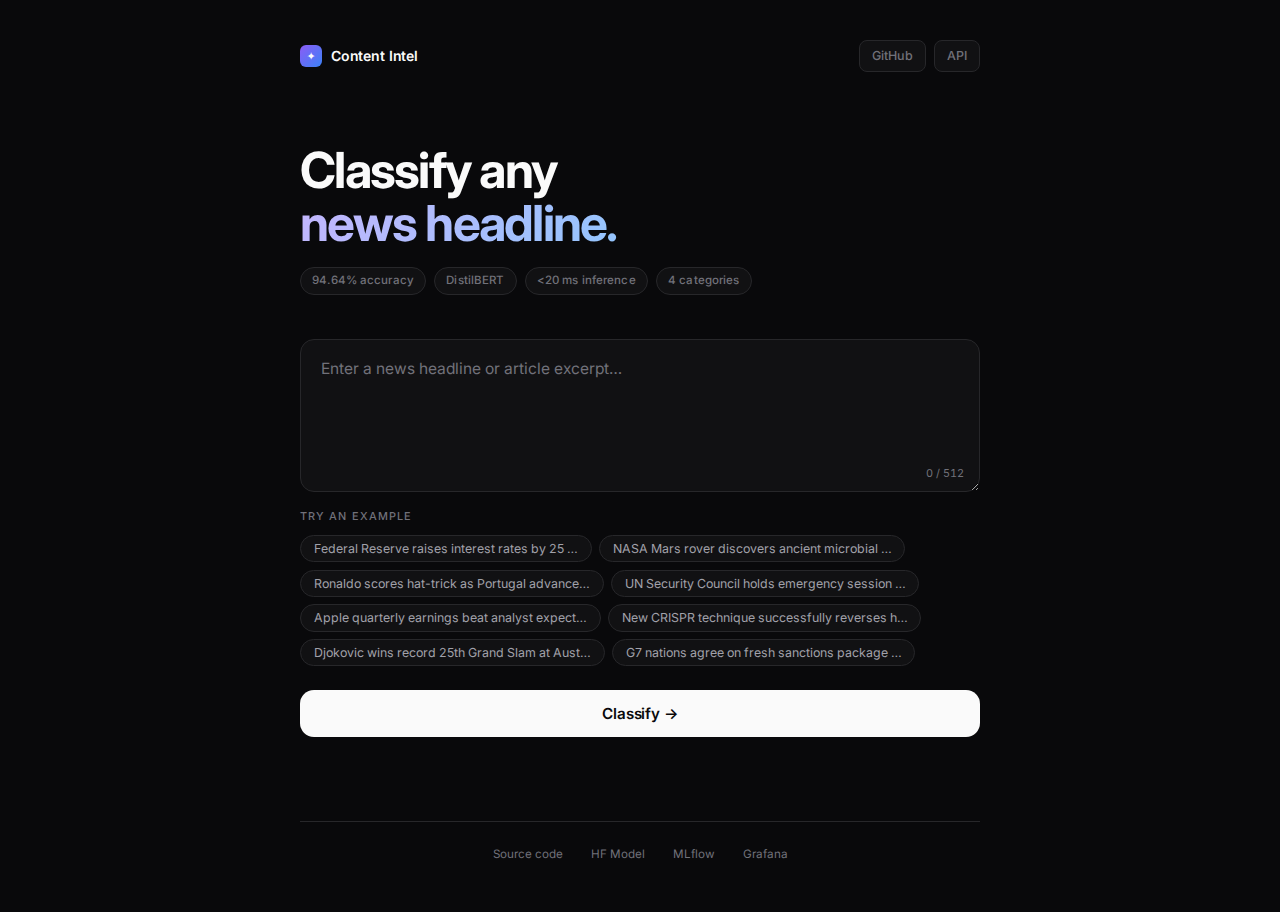
<file: classify/index.html>
<!DOCTYPE html>
<html lang="en">
<head>
  <meta charset="UTF-8">
  <meta name="viewport" content="width=device-width, initial-scale=1.0">
  <title>Content Intel — News Classifier</title>
  <meta name="description" content="Classify any news headline into World, Sports, Business, or Sci/Tech using fine-tuned DistilBERT. 94.64% accuracy, sub-20ms inference.">
  <link rel="preconnect" href="https://fonts.googleapis.com">
  <link rel="preconnect" href="https://fonts.gstatic.com" crossorigin>
  <link href="https://fonts.googleapis.com/css2?family=Inter:wght@300;400;500;600;700&display=swap" rel="stylesheet">
  <style>
    *, *::before, *::after { box-sizing: border-box; margin: 0; padding: 0; }

    :root {
      --bg:         #09090b;
      --surface:    #111113;
      --surface-2:  #18181b;
      --border:     #27272a;
      --border-2:   #3f3f46;
      --text-1:     #fafafa;
      --text-2:     #a1a1aa;
      --text-3:     #71717a;
      --world:      #3b82f6;
      --sports:     #22c55e;
      --business:   #f59e0b;
      --scitech:    #8b5cf6;
      --radius:     14px;
    }

    body {
      font-family: 'Inter', system-ui, -apple-system, sans-serif;
      background: var(--bg);
      color: var(--text-1);
      min-height: 100vh;
      display: flex;
      flex-direction: column;
      align-items: center;
      padding: 2.5rem 1.25rem 3rem;
      line-height: 1.5;
      -webkit-font-smoothing: antialiased;
    }

    /* ── Header ─────────────────────────────────────────────────────── */
    header {
      width: 100%;
      max-width: 680px;
      display: flex;
      justify-content: space-between;
      align-items: center;
      margin-bottom: 4.5rem;
    }

    .logo {
      display: flex;
      align-items: center;
      gap: 0.55rem;
      font-size: 0.875rem;
      font-weight: 600;
      color: var(--text-1);
      text-decoration: none;
      letter-spacing: -0.01em;
    }

    .logo-mark {
      width: 22px;
      height: 22px;
      border-radius: 6px;
      background: linear-gradient(135deg, #8b5cf6 0%, #3b82f6 100%);
      display: flex;
      align-items: center;
      justify-content: center;
      font-size: 11px;
    }

    .nav-links {
      display: flex;
      gap: 0.5rem;
    }

    .nav-link {
      font-size: 0.78rem;
      color: var(--text-3);
      text-decoration: none;
      padding: 0.35rem 0.75rem;
      border-radius: 8px;
      border: 1px solid var(--border);
      background: var(--surface);
      transition: color 0.12s, border-color 0.12s, background 0.12s;
      font-weight: 500;
    }

    .nav-link:hover {
      color: var(--text-1);
      border-color: var(--border-2);
      background: var(--surface-2);
    }

    /* ── Hero ───────────────────────────────────────────────────────── */
    main { width: 100%; max-width: 680px; }

    .hero { margin-bottom: 2.75rem; }

    .hero h1 {
      font-size: clamp(2.1rem, 5.5vw, 3.1rem);
      font-weight: 700;
      letter-spacing: -0.035em;
      line-height: 1.08;
      margin-bottom: 1rem;
    }

    .hero h1 .gradient {
      background: linear-gradient(130deg, #c4b5fd 0%, #93c5fd 100%);
      -webkit-background-clip: text;
      -webkit-text-fill-color: transparent;
      background-clip: text;
    }

    .hero-stats {
      display: flex;
      gap: 0.5rem;
      flex-wrap: wrap;
    }

    .stat-chip {
      font-size: 0.72rem;
      font-weight: 500;
      color: var(--text-3);
      background: var(--surface);
      border: 1px solid var(--border);
      border-radius: 20px;
      padding: 0.28rem 0.7rem;
      letter-spacing: 0.01em;
    }

    /* ── Textarea ───────────────────────────────────────────────────── */
    .input-block { margin-bottom: 1rem; }

    .textarea-wrap { position: relative; }

    textarea {
      width: 100%;
      min-height: 110px;
      background: var(--surface);
      border: 1px solid var(--border);
      border-radius: var(--radius);
      color: var(--text-1);
      font-family: inherit;
      font-size: 0.975rem;
      line-height: 1.65;
      padding: 1rem 1.25rem 2rem;
      resize: vertical;
      transition: border-color 0.15s, box-shadow 0.15s;
      outline: none;
      display: block;
    }

    textarea::placeholder { color: var(--text-3); }

    textarea:focus {
      border-color: #52525b;
      box-shadow: 0 0 0 3px rgba(139,92,246,0.08);
    }

    .char-count {
      position: absolute;
      bottom: 0.7rem;
      right: 1rem;
      font-size: 0.68rem;
      color: var(--text-3);
      pointer-events: none;
      font-variant-numeric: tabular-nums;
    }

    /* ── Examples ───────────────────────────────────────────────────── */
    .examples { margin-bottom: 1.5rem; }

    .examples-label {
      font-size: 0.68rem;
      color: var(--text-3);
      text-transform: uppercase;
      letter-spacing: 0.1em;
      font-weight: 500;
      margin-bottom: 0.65rem;
    }

    .chips {
      display: flex;
      gap: 0.45rem;
      flex-wrap: wrap;
    }

    .chip {
      font-size: 0.775rem;
      color: var(--text-2);
      background: var(--surface);
      border: 1px solid var(--border);
      border-radius: 20px;
      padding: 0.33rem 0.8rem;
      cursor: pointer;
      transition: color 0.12s, border-color 0.12s, background 0.12s;
      white-space: nowrap;
      font-family: inherit;
      font-weight: 400;
    }

    .chip:hover { background: var(--surface-2); border-color: var(--border-2); color: var(--text-1); }
    .chip[data-cat="world"]:hover    { border-color: var(--world);    color: var(--world); }
    .chip[data-cat="sports"]:hover   { border-color: var(--sports);   color: var(--sports); }
    .chip[data-cat="business"]:hover { border-color: var(--business); color: var(--business); }
    .chip[data-cat="scitech"]:hover  { border-color: var(--scitech);  color: var(--scitech); }

    /* ── Button ─────────────────────────────────────────────────────── */
    .classify-btn {
      width: 100%;
      padding: 0.875rem;
      background: #fafafa;
      color: #09090b;
      border: none;
      border-radius: var(--radius);
      font-family: inherit;
      font-size: 0.95rem;
      font-weight: 600;
      cursor: pointer;
      display: flex;
      align-items: center;
      justify-content: center;
      gap: 0.5rem;
      margin-bottom: 1.75rem;
      transition: background 0.12s, transform 0.1s, box-shadow 0.12s;
      letter-spacing: -0.01em;
    }

    .classify-btn:hover:not(:disabled) {
      background: #e4e4e7;
      transform: translateY(-1px);
      box-shadow: 0 4px 12px rgba(0,0,0,0.4);
    }

    .classify-btn:active:not(:disabled) { transform: translateY(0); box-shadow: none; }

    .classify-btn:disabled { opacity: 0.55; cursor: not-allowed; transform: none; box-shadow: none; }

    .btn-arrow { transition: transform 0.12s; }
    .classify-btn:hover:not(:disabled) .btn-arrow { transform: translateX(2px); }

    .spinner {
      width: 16px; height: 16px;
      border: 2px solid rgba(9,9,11,0.25);
      border-top-color: #09090b;
      border-radius: 50%;
      animation: spin 0.65s linear infinite;
      display: none;
      flex-shrink: 0;
    }

    .classify-btn.loading .spinner   { display: block; }
    .classify-btn.loading .btn-label { display: none; }

    @keyframes spin { to { transform: rotate(360deg); } }

    /* ── Error ──────────────────────────────────────────────────────── */
    .error-msg {
      background: rgba(239,68,68,0.07);
      border: 1px solid rgba(239,68,68,0.2);
      border-radius: 10px;
      padding: 0.8rem 1rem;
      font-size: 0.84rem;
      color: #f87171;
      margin-bottom: 1rem;
      display: none;
    }
    .error-msg.show { display: block; animation: fadeUp 0.2s ease; }

    /* ── Result card ────────────────────────────────────────────────── */
    .result-card {
      background: var(--surface);
      border: 1px solid var(--border);
      border-radius: var(--radius);
      padding: 1.5rem 1.5rem 1.25rem;
      display: none;
    }
    .result-card.show { display: block; animation: fadeUp 0.28s cubic-bezier(0.16,1,0.3,1); }

    @keyframes fadeUp {
      from { opacity: 0; transform: translateY(10px); }
      to   { opacity: 1; transform: translateY(0); }
    }

    .result-top {
      display: flex;
      justify-content: space-between;
      align-items: center;
      margin-bottom: 1rem;
      gap: 1rem;
    }

    .result-label-block {
      display: flex;
      align-items: center;
      gap: 0.7rem;
      min-width: 0;
    }

    .result-icon {
      font-size: 1.75rem;
      flex-shrink: 0;
      line-height: 1;
    }

    .result-label-text {
      font-size: 1.6rem;
      font-weight: 700;
      letter-spacing: -0.03em;
      white-space: nowrap;
    }

    .result-confidence {
      font-size: 1.6rem;
      font-weight: 700;
      letter-spacing: -0.03em;
      flex-shrink: 0;
    }

    /* Main confidence bar */
    .main-track {
      height: 5px;
      background: var(--surface-2);
      border-radius: 3px;
      overflow: hidden;
      margin-bottom: 1.5rem;
      border: 1px solid var(--border);
    }

    .main-fill {
      height: 100%;
      border-radius: 3px;
      width: 0;
      transition: width 0.9s cubic-bezier(0.16,1,0.3,1);
    }

    /* Score breakdown */
    .breakdown-heading {
      font-size: 0.67rem;
      color: var(--text-3);
      text-transform: uppercase;
      letter-spacing: 0.1em;
      font-weight: 500;
      margin-bottom: 0.8rem;
    }

    .score-rows { display: flex; flex-direction: column; gap: 0.55rem; }

    .score-row {
      display: grid;
      grid-template-columns: 72px 1fr 38px;
      align-items: center;
      gap: 0.75rem;
    }

    .score-name {
      font-size: 0.8rem;
      color: var(--text-2);
      font-weight: 400;
    }

    .score-track {
      height: 4px;
      background: var(--surface-2);
      border-radius: 2px;
      overflow: hidden;
    }

    .score-fill {
      height: 100%;
      border-radius: 2px;
      width: 0;
      transition: width 0.9s cubic-bezier(0.16,1,0.3,1);
    }

    .score-pct {
      font-size: 0.76rem;
      color: var(--text-3);
      text-align: right;
      font-variant-numeric: tabular-nums;
    }

    /* Metadata row */
    .result-meta {
      margin-top: 1.25rem;
      padding-top: 1rem;
      border-top: 1px solid var(--border);
      display: flex;
      gap: 1.25rem;
      flex-wrap: wrap;
    }

    .meta-tag {
      font-size: 0.73rem;
      color: var(--text-3);
      display: flex;
      align-items: center;
      gap: 0.4rem;
    }

    .meta-tag svg { opacity: 0.5; flex-shrink: 0; }

    /* ── Footer ─────────────────────────────────────────────────────── */
    footer {
      margin-top: 3.5rem;
      width: 100%;
      max-width: 680px;
      display: flex;
      justify-content: center;
      gap: 1.75rem;
      border-top: 1px solid var(--border);
      padding-top: 1.5rem;
    }

    .footer-link {
      font-size: 0.73rem;
      color: var(--text-3);
      text-decoration: none;
      transition: color 0.12s;
      font-weight: 400;
    }

    .footer-link:hover { color: var(--text-2); }

    /* ── Responsive ─────────────────────────────────────────────────── */
    @media (max-width: 500px) {
      body { padding: 1.5rem 1rem 2.5rem; }
      header { margin-bottom: 3rem; }
      .hero h1 { font-size: 1.9rem; }
      .result-top { flex-direction: column; align-items: flex-start; gap: 0.4rem; }
      .result-confidence { font-size: 1.25rem; }
      .result-label-text { font-size: 1.25rem; }
    }
  </style>
</head>
<body>

<!-- ── Header ──────────────────────────────────────────────────────────── -->
<header>
  <a class="logo" href="https://pranavsagar.pages.dev" title="Back to portfolio">
    <div class="logo-mark">✦</div>
    Content Intel
  </a>
  <nav class="nav-links">
    <a class="nav-link" href="https://github.com/PranavSagar/content-intel-pipeline" target="_blank" rel="noopener">GitHub</a>
    <a class="nav-link" href="https://pranavsagar10-content-intel-classifier.hf.space/docs" target="_blank" rel="noopener">API</a>
  </nav>
</header>

<!-- ── Main ────────────────────────────────────────────────────────────── -->
<main>

  <!-- Hero -->
  <div class="hero">
    <h1>Classify any<br><span class="gradient">news headline.</span></h1>
    <div class="hero-stats">
      <span class="stat-chip">94.64% accuracy</span>
      <span class="stat-chip">DistilBERT</span>
      <span class="stat-chip">&lt;20 ms inference</span>
      <span class="stat-chip">4 categories</span>
    </div>
  </div>

  <!-- Textarea -->
  <div class="input-block">
    <div class="textarea-wrap">
      <textarea
        id="input"
        placeholder="Enter a news headline or article excerpt…"
        maxlength="512"
        rows="4"
        spellcheck="false"
      ></textarea>
      <span class="char-count" id="charCount">0 / 512</span>
    </div>
  </div>

  <!-- Example chips -->
  <div class="examples">
    <div class="examples-label">Try an example</div>
    <div class="chips" id="chips"></div>
  </div>

  <!-- CTA -->
  <button class="classify-btn" id="classifyBtn">
    <span class="btn-label">
      Classify
      <span class="btn-arrow">→</span>
    </span>
    <div class="spinner"></div>
  </button>

  <!-- Error -->
  <div class="error-msg" id="errorMsg" role="alert"></div>

  <!-- Result -->
  <div class="result-card" id="resultCard" role="region" aria-label="Classification result" aria-live="polite">
    <div class="result-top">
      <div class="result-label-block">
        <span class="result-icon" id="rIcon"></span>
        <span class="result-label-text" id="rLabel"></span>
      </div>
      <span class="result-confidence" id="rConf"></span>
    </div>

    <div class="main-track">
      <div class="main-fill" id="mainFill"></div>
    </div>

    <div class="breakdown-heading">All categories</div>
    <div class="score-rows" id="scoreRows"></div>

    <div class="result-meta">
      <span class="meta-tag">
        <svg width="12" height="12" viewBox="0 0 24 24" fill="none" stroke="currentColor" stroke-width="2"><circle cx="12" cy="12" r="10"/><polyline points="12 6 12 12 16 14"/></svg>
        <span id="rLatency"></span>
      </span>
      <span class="meta-tag">
        <svg width="12" height="12" viewBox="0 0 24 24" fill="none" stroke="currentColor" stroke-width="2"><path d="M12 2L2 7l10 5 10-5-10-5z"/><path d="M2 17l10 5 10-5"/><path d="M2 12l10 5 10-5"/></svg>
        DistilBERT · AG News
      </span>
      <span class="meta-tag">
        <svg width="12" height="12" viewBox="0 0 24 24" fill="none" stroke="currentColor" stroke-width="2"><polyline points="22 12 18 12 15 21 9 3 6 12 2 12"/></svg>
        Live inference
      </span>
    </div>
  </div>

</main>

<!-- ── Footer ──────────────────────────────────────────────────────────── -->
<footer>
  <a class="footer-link" href="https://github.com/PranavSagar/content-intel-pipeline" target="_blank" rel="noopener">Source code</a>
  <a class="footer-link" href="https://huggingface.co/pranavsagar10/content-classifier-distilbert" target="_blank" rel="noopener">HF Model</a>
  <a class="footer-link" href="https://dagshub.com/PranavSagar/content-intel-pipeline.mlflow" target="_blank" rel="noopener">MLflow</a>
  <a class="footer-link" href="https://pranavsagar.grafana.net/d/content-intel-pipeline" target="_blank" rel="noopener">Grafana</a>
</footer>

<script>
  const API = 'https://pranavsagar10-content-intel-classifier.hf.space/classify';

  const CATS = {
    'World':    { icon: '🌍', color: '#3b82f6' },
    'Sports':   { icon: '⚽', color: '#22c55e' },
    'Business': { icon: '💼', color: '#f59e0b' },
    'Sci/Tech': { icon: '🔬', color: '#8b5cf6' },
  };

  const EXAMPLES = [
    { text: 'Federal Reserve raises interest rates by 25 basis points amid inflation concerns', cat: 'business' },
    { text: 'NASA Mars rover discovers ancient microbial signatures beneath the surface', cat: 'scitech' },
    { text: 'Ronaldo scores hat-trick as Portugal advances to the World Cup final', cat: 'sports' },
    { text: 'UN Security Council holds emergency session over Ukraine ceasefire talks', cat: 'world' },
    { text: 'Apple quarterly earnings beat analyst expectations, iPhone sales surge 18%', cat: 'business' },
    { text: 'New CRISPR technique successfully reverses hearing loss in clinical trial', cat: 'scitech' },
    { text: 'Djokovic wins record 25th Grand Slam at Australian Open', cat: 'sports' },
    { text: 'G7 nations agree on fresh sanctions package targeting energy exports', cat: 'world' },
  ];

  // Render example chips
  const chipsEl = document.getElementById('chips');
  EXAMPLES.forEach(ex => {
    const btn = document.createElement('button');
    btn.className = 'chip';
    btn.dataset.cat = ex.cat;
    btn.textContent = ex.text.length > 44 ? ex.text.slice(0, 44) + '…' : ex.text;
    btn.title = ex.text;
    btn.addEventListener('click', () => {
      document.getElementById('input').value = ex.text;
      updateCount();
      document.getElementById('input').focus();
    });
    chipsEl.appendChild(btn);
  });

  // Character counter
  const inputEl  = document.getElementById('input');
  const countEl  = document.getElementById('charCount');
  function updateCount() {
    countEl.textContent = `${inputEl.value.length} / 512`;
  }
  inputEl.addEventListener('input', updateCount);

  // Cmd/Ctrl + Enter shortcut
  inputEl.addEventListener('keydown', e => {
    if (e.key === 'Enter' && (e.metaKey || e.ctrlKey)) run();
  });

  document.getElementById('classifyBtn').addEventListener('click', run);

  async function run() {
    const text = inputEl.value.trim();
    if (!text) { showError('Please enter a headline or text to classify.'); return; }

    setLoading(true);
    clearError();
    clearResult();

    try {
      const res = await fetch(API, {
        method: 'POST',
        headers: { 'Content-Type': 'application/json' },
        body: JSON.stringify({ text }),
      });

      if (!res.ok) {
        const err = await res.json().catch(() => ({}));
        throw new Error(err.detail || `Server returned ${res.status}`);
      }

      renderResult(await res.json());
    } catch (err) {
      const msg = err.message.includes('fetch')
        ? 'Could not reach the classifier API. The model may be waking up — try again in a moment.'
        : err.message;
      showError(msg);
    } finally {
      setLoading(false);
    }
  }

  function renderResult(data) {
    const cat  = CATS[data.label] || { icon: '📰', color: '#71717a' };
    const conf = Math.round(data.confidence * 100);

    document.getElementById('rIcon').textContent  = cat.icon;
    document.getElementById('rLabel').textContent = data.label;
    document.getElementById('rLabel').style.color = cat.color;
    document.getElementById('rConf').textContent  = `${conf}%`;
    document.getElementById('rConf').style.color  = cat.color;
    document.getElementById('rLatency').textContent = `${data.latency_ms} ms`;

    // Main bar (double rAF ensures CSS transition fires after display:block)
    const mainFill = document.getElementById('mainFill');
    mainFill.style.transition = 'none';
    mainFill.style.width = '0';
    mainFill.style.background = cat.color;

    document.getElementById('resultCard').classList.add('show');

    requestAnimationFrame(() => requestAnimationFrame(() => {
      mainFill.style.transition = 'width 0.9s cubic-bezier(0.16,1,0.3,1)';
      mainFill.style.width = `${conf}%`;
    }));

    // Score breakdown
    const rowsEl = document.getElementById('scoreRows');
    rowsEl.innerHTML = '';

    const scores = data.scores
      ? Object.entries(data.scores).sort(([,a],[,b]) => b - a)
      : [[data.label, data.confidence]];

    scores.forEach(([label, score], i) => {
      const c   = CATS[label] || { color: '#71717a' };
      const pct = Math.round(score * 100);
      const row = document.createElement('div');
      row.className = 'score-row';
      row.innerHTML = `
        <span class="score-name">${label}</span>
        <div class="score-track">
          <div class="score-fill" data-pct="${pct}" style="background:${c.color};transition-delay:${i * 55}ms"></div>
        </div>
        <span class="score-pct">${pct}%</span>`;
      rowsEl.appendChild(row);
    });

    requestAnimationFrame(() => requestAnimationFrame(() => {
      document.querySelectorAll('.score-fill').forEach(bar => {
        bar.style.width = `${bar.dataset.pct}%`;
      });
    }));
  }

  function setLoading(on) {
    const btn = document.getElementById('classifyBtn');
    btn.classList.toggle('loading', on);
    btn.disabled = on;
  }

  function showError(msg) {
    const el = document.getElementById('errorMsg');
    el.textContent = msg;
    el.classList.add('show');
  }

  function clearError()  { document.getElementById('errorMsg').classList.remove('show'); }
  function clearResult() { document.getElementById('resultCard').classList.remove('show'); }
</script>

</body>
</html>
</file>
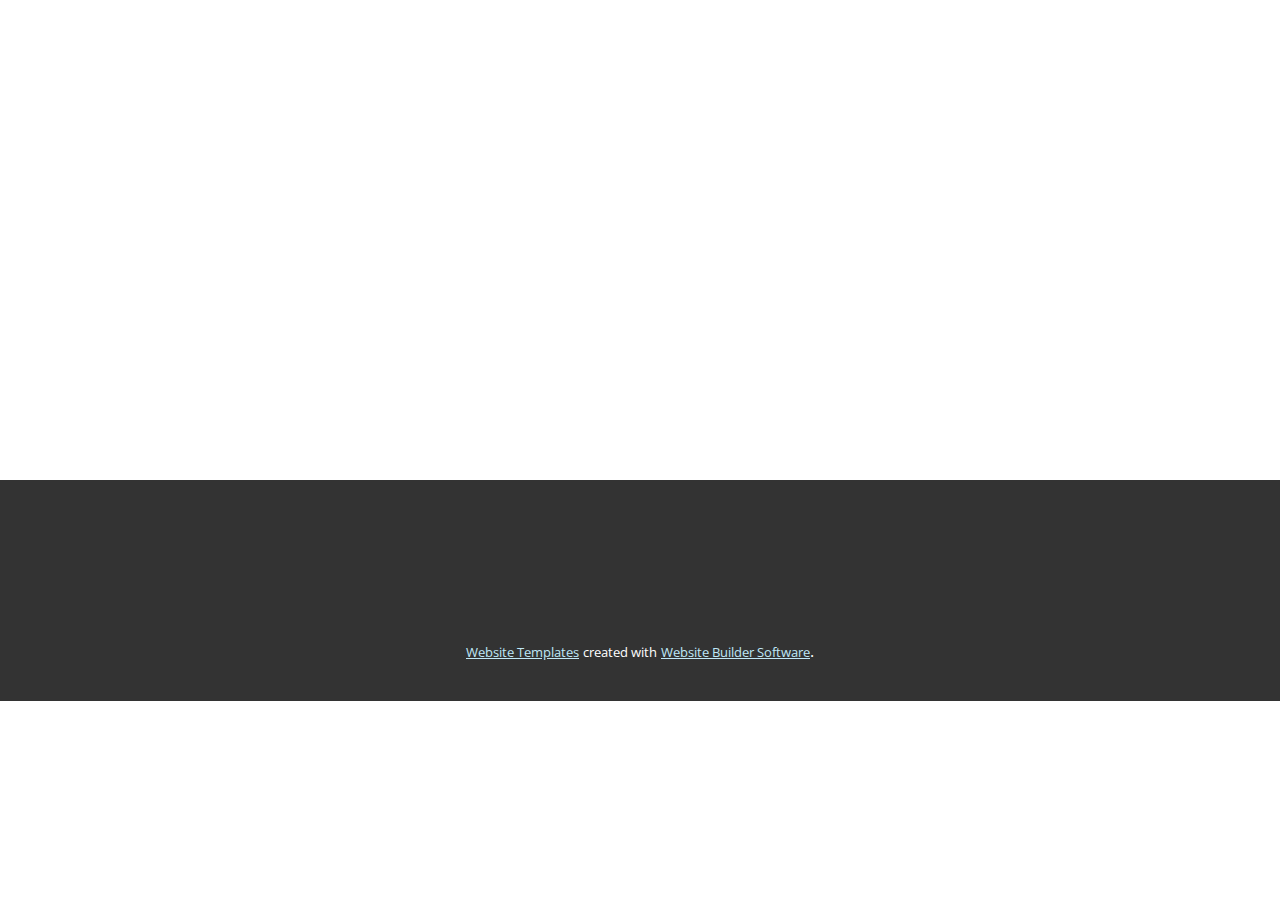
<file: Contact.html>
<!DOCTYPE html>
<html style="font-size: 16px;" lang="en"><head>
    <meta name="viewport" content="width=device-width, initial-scale=1.0">
    <meta charset="utf-8">
    <meta name="keywords" content="">
    <meta name="description" content="">
    <title>Contact</title>
    <link rel="stylesheet" href="nicepage.css" media="screen">
<link rel="stylesheet" href="Contact.css" media="screen">
    <script class="u-script" type="text/javascript" src="jquery-1.9.1.min.js" defer=""></script>
    <script class="u-script" type="text/javascript" src="nicepage.js" defer=""></script>
    <meta name="generator" content="Nicepage 5.9.14, nicepage.com">
    <link id="u-theme-google-font" rel="stylesheet" href="https://fonts.googleapis.com/css?family=Roboto:100,100i,300,300i,400,400i,500,500i,700,700i,900,900i|Open+Sans:300,300i,400,400i,500,500i,600,600i,700,700i,800,800i">
    
    
    <script type="application/ld+json">{
		"@context": "http://schema.org",
		"@type": "Organization",
		"name": ""
}</script>
    <meta name="theme-color" content="#66c5e8">
    <meta property="og:title" content="Contact">
    <meta property="og:type" content="website">
  <meta data-intl-tel-input-cdn-path="intlTelInput/"></head>
  <body class="u-body u-xl-mode" data-lang="en"><header class="u-clearfix u-container-align-center u-header u-header" id="sec-7512"><div class="u-clearfix u-sheet u-sheet-1"></div></header>
    <section class="u-clearfix u-section-1" id="sec-7e1c">
      <div class="u-clearfix u-sheet u-sheet-1"></div>
    </section>
    
    
    <footer class="u-align-center u-clearfix u-footer u-grey-80 u-footer" id="sec-922e"><div class="u-clearfix u-sheet u-sheet-1"></div></footer>
    <section class="u-backlink u-clearfix u-grey-80">
      <a class="u-link" href="https://nicepage.com/website-templates" target="_blank">
        <span>Website Templates</span>
      </a>
      <p class="u-text">
        <span>created with</span>
      </p>
      <a class="u-link" href="" target="_blank">
        <span>Website Builder Software</span>
      </a>. 
    </section>
  
</body></html>
</file>
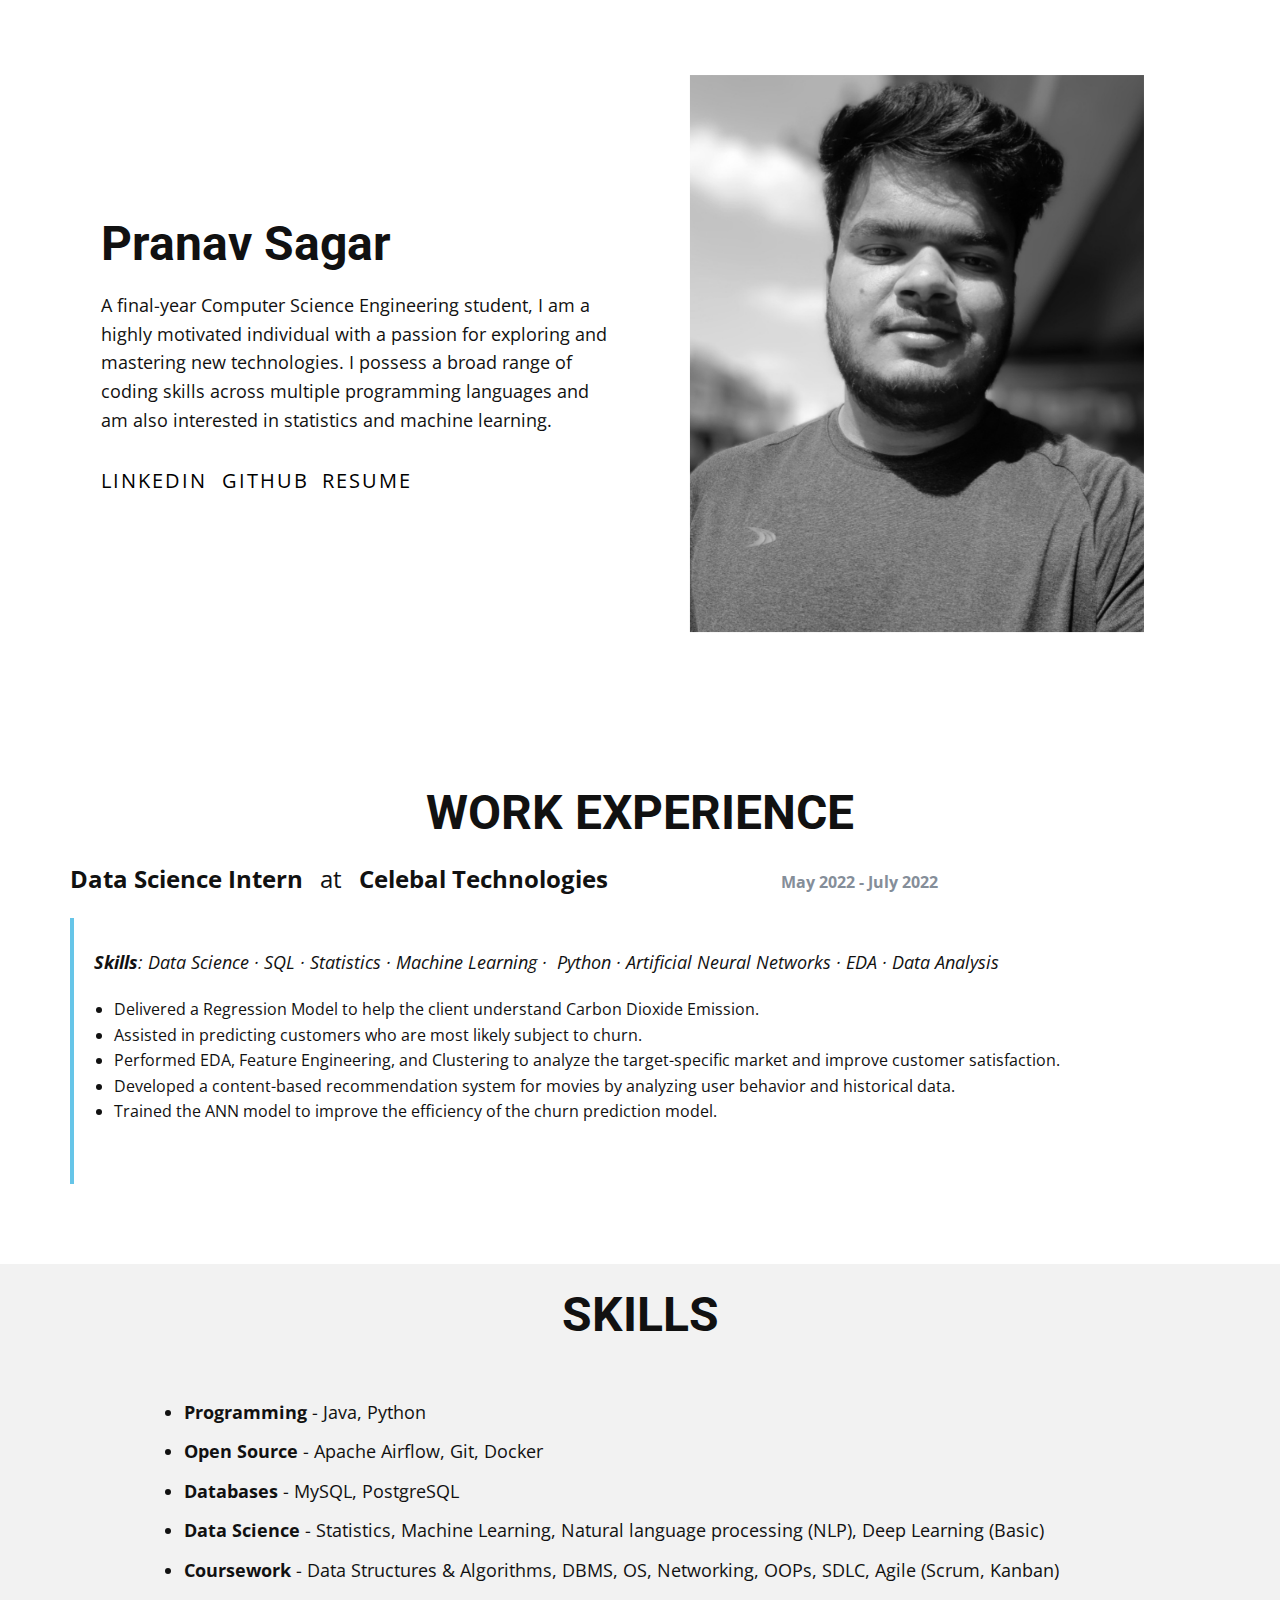
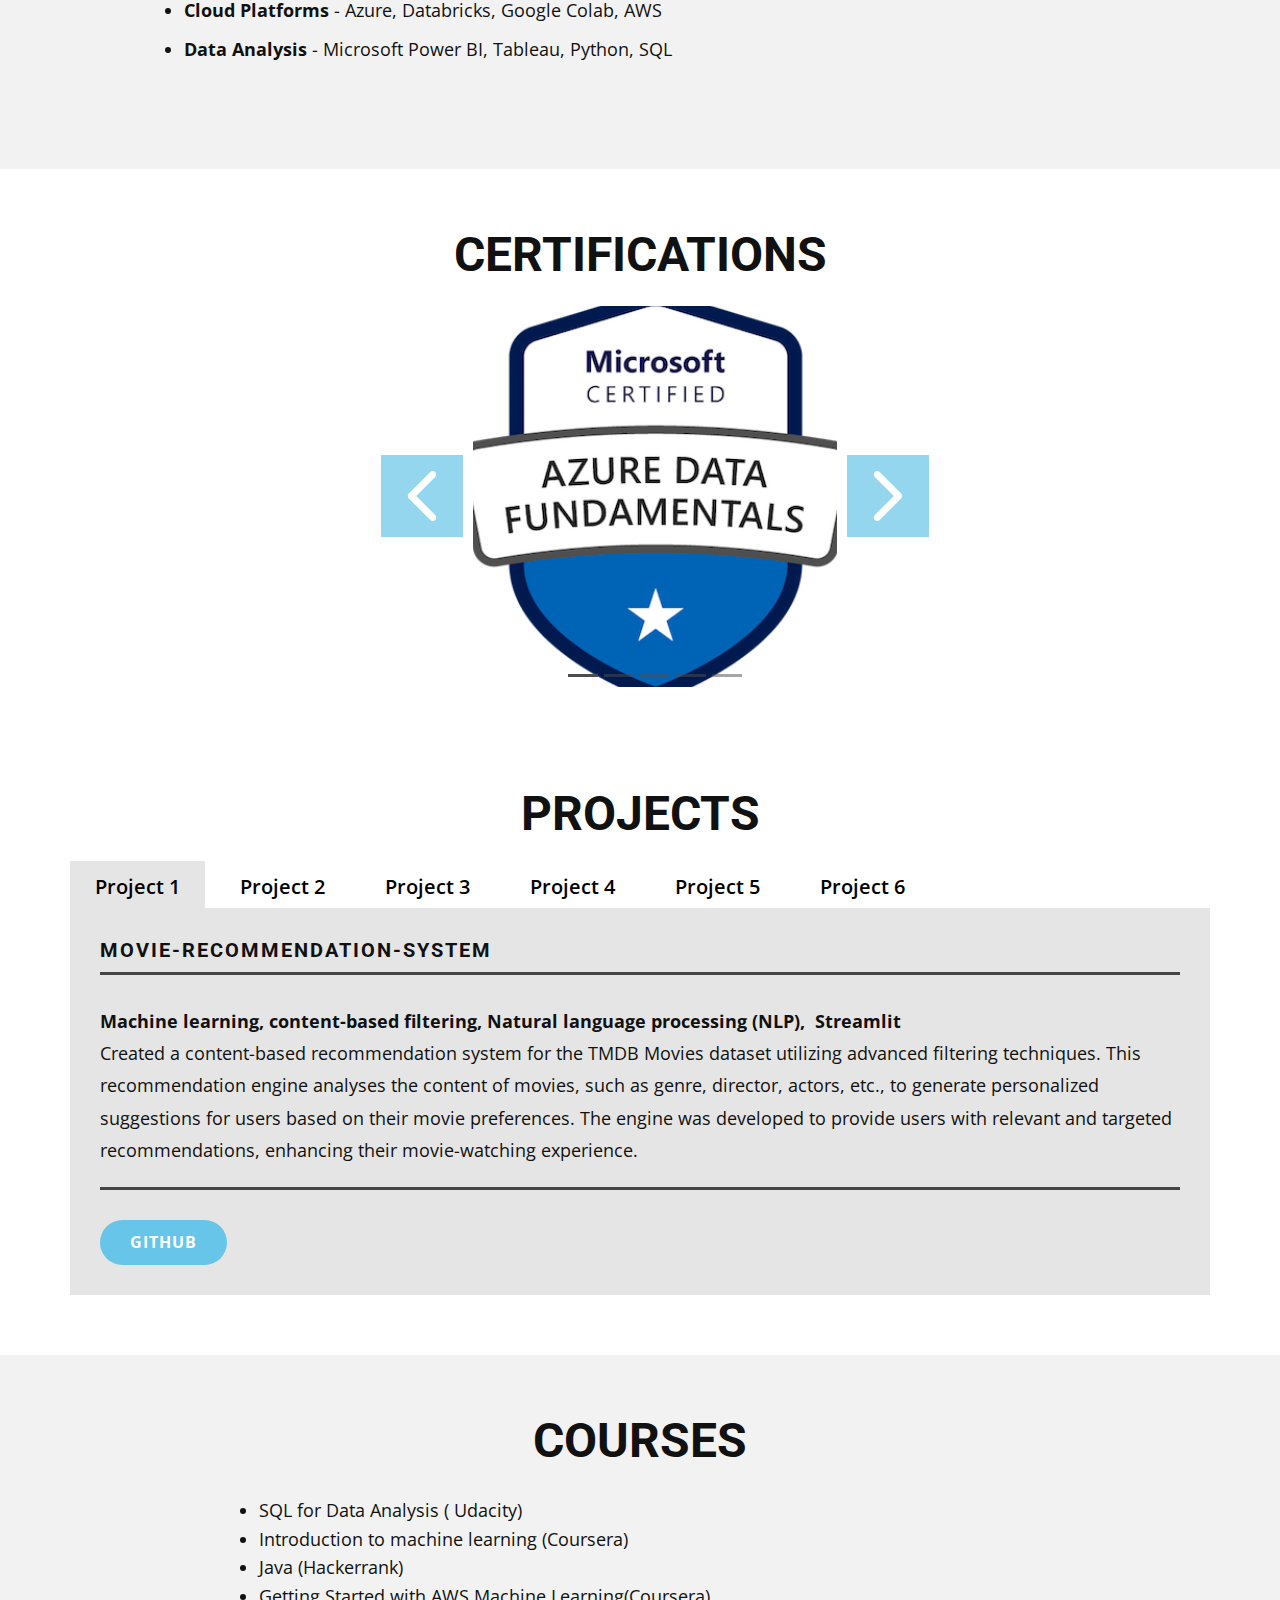
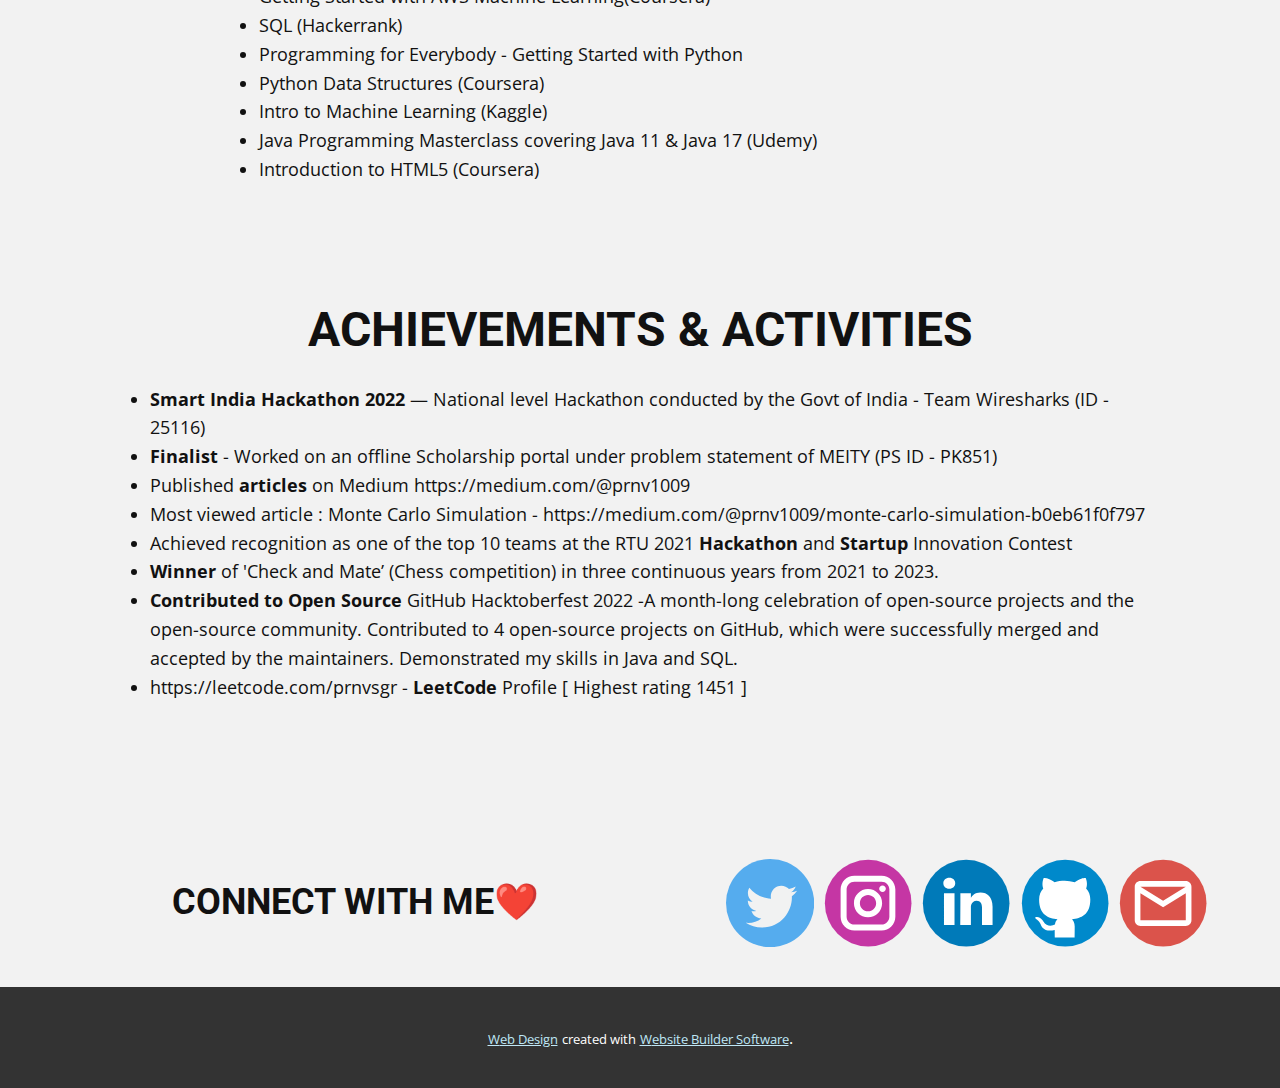
<file: Pranav-Sagar.html>
<!DOCTYPE html>
<html style="font-size: 16px;" lang="en"><head>
    <meta name="viewport" content="width=device-width, initial-scale=1.0">
    <meta charset="utf-8">
    <meta name="keywords" content="​About Our Team, ​How can we help you?, Our Team, ​Get our free newsletter+ bonus content">
    <meta name="description" content="">
    <title>Pranav Sagar</title>
    <link rel="stylesheet" href="nicepage.css" media="screen">
<link rel="stylesheet" href="Pranav-Sagar.css" media="screen">
    <script class="u-script" type="text/javascript" src="jquery-1.9.1.min.js" defer=""></script>
    <script class="u-script" type="text/javascript" src="nicepage.js" defer=""></script>
    <meta name="generator" content="Nicepage 5.9.14, nicepage.com">
    <link id="u-theme-google-font" rel="stylesheet" href="https://fonts.googleapis.com/css?family=Roboto:100,100i,300,300i,400,400i,500,500i,700,700i,900,900i|Open+Sans:300,300i,400,400i,500,500i,600,600i,700,700i,800,800i">
    
    
    
    
    
    
    
    
    
    <script type="application/ld+json">{
		"@context": "http://schema.org",
		"@type": "Organization",
		"name": "",
		"url": "/"
}</script>
    <meta name="theme-color" content="#66c5e8">
    <meta property="og:title" content="Pranav Sagar">
    <meta property="og:type" content="website">
    <link rel="canonical" href="/">
  <meta data-intl-tel-input-cdn-path="intlTelInput/"></head>
  <body class="u-body u-xl-mode" data-lang="en">
    <section class="u-clearfix u-section-1" id="sec-b975">
      <div class="u-clearfix u-sheet u-valign-middle-xl u-valign-middle-xs u-sheet-1">
        <div class="u-clearfix u-expanded-width u-layout-wrap u-layout-wrap-1">
          <div class="u-layout">
            <div class="u-layout-row">
              <div class="u-align-left u-container-style u-layout-cell u-size-28-lg u-size-28-md u-size-28-sm u-size-28-xs u-size-30-xl u-layout-cell-1">
                <div class="u-container-layout u-container-layout-1">
                  <h2 class="u-text u-text-default u-text-1">Pranav Sagar</h2>
                  <p class="u-text u-text-2"> A final-year Computer Science Engineering student, I am a highly motivated individual with a passion for exploring and mastering new technologies. I possess a broad range of coding skills across multiple programming languages and am also interested in statistics and machine learning.</p>
                  <quillbot-extension style="position: absolute; top: 0px; left: 0px; pointer-events: none;"></quillbot-extension>
                  <quillbot-extension-highlights style="position: absolute; top: 0px; left: 0px; pointer-events: none;"></quillbot-extension-highlights>
                  <a href="https://www.linkedin.com/in/pranavsagar/" class="u-border-1 u-border-active-palette-2-base u-border-hover-palette-1-base u-border-no-left u-border-no-right u-border-no-top u-btn u-button-style u-none u-text-black u-text-hover-palette-1-base u-btn-1" target="_blank">LinkedIn</a>
                  <a href="https://github.com/PranavSagar" class="u-border-1 u-border-active-palette-2-base u-border-hover-palette-1-base u-border-no-left u-border-no-right u-border-no-top u-btn u-button-style u-none u-text-black u-text-hover-palette-1-base u-btn-2" target="_blank">GitHub</a>
                  <a href="files/resume.pdf" class="u-border-1 u-border-active-palette-2-base u-border-hover-palette-1-base u-border-no-left u-border-no-right u-border-no-top u-btn u-button-style u-file-link u-none u-text-black u-text-hover-palette-1-base u-btn-3" target="_blank">Resume</a>
                </div>
              </div>
              <div class="u-container-style u-layout-cell u-size-30-xl u-size-32-lg u-size-32-md u-size-32-sm u-size-32-xs u-layout-cell-2" data-animation-name="customAnimationIn" data-animation-duration="2000">
                <div class="u-container-layout u-valign-middle u-container-layout-2">
                  <img class="u-image u-image-1" src="images/pic_me.jpg" data-image-width="788" data-image-height="1048">
                </div>
              </div>
            </div>
          </div>
        </div>
      </div>
    </section>
    <section class="u-align-left u-clearfix u-section-2" id="sec-879f">
      <div class="u-clearfix u-sheet u-valign-middle u-sheet-1">
        <div class="fr-view u-clearfix u-rich-text u-text u-text-1">
          <h1 style="text-align: center;">
            <span style="font-weight: 700;">WORK EXPERIENCE</span>
          </h1>
          <p>
            <span style="font-weight: 700; font-size: 1.5rem;">Data Science Intern &nbsp;</span>
            <span style="font-size: 1.5rem;">at &nbsp;</span>
            <span style="font-weight: 700; font-size: 1.5rem;">Celebal Technologies &nbsp; &nbsp; &nbsp; &nbsp; &nbsp; &nbsp; &nbsp; &nbsp; &nbsp; &nbsp; &nbsp; &nbsp; &nbsp; &nbsp;</span>
            <span style="font-weight: 700; font-size: 1.5rem;">
              <span style="font-size: 1rem;">
                <span class="u-text-palette-5-dark-1">May 2022 - July 2022</span>
              </span>
            </span>
          </p>
          <blockquote>
            <p id="isPasted">
              <span style="font-weight: 700;">Skills</span>: Data Science · SQL · Statistics · Machine Learning · &nbsp;Python · Artificial Neural Networks · EDA · Data Analysis
            </p>
            <ul>
              <li>
                <span style="font-style: normal;">Delivered a Regression Model to help the client understand Carbon Dioxide Emission.</span>
              </li>
              <li>
                <span style="font-style: normal;">Assisted in predicting customers who are most likely subject to churn.</span>
              </li>
              <li>
                <span style="font-style: normal;">Performed EDA, Feature Engineering, and Clustering to analyze the target-specific market and improve customer satisfaction.</span>
              </li>
              <li>
                <span style="font-style: normal;">Developed a content-based recommendation system for movies by analyzing user behavior and historical data.</span>
              </li>
              <li>
                <span style="font-style: normal;">Trained the ANN model to improve the efficiency of the churn prediction model.</span>
              </li>
            </ul>
            <p>
              <br>
            </p>
          </blockquote>
        </div>
        <quillbot-extension style="position: absolute; top: 0px; left: 0px; pointer-events: none;"></quillbot-extension>
        <quillbot-extension style="position: absolute; top: 0px; left: 0px; pointer-events: none;"></quillbot-extension>
        <quillbot-extension style="position: absolute; top: 0px; left: 0px; pointer-events: none;"></quillbot-extension>
        <quillbot-extension style="position: absolute; top: 0px; left: 0px; pointer-events: none;"></quillbot-extension>
        <quillbot-extension style="position: absolute; top: 0px; left: 0px; pointer-events: none;"></quillbot-extension>
        <quillbot-extension style="position: absolute; top: 0px; left: 0px; pointer-events: none;"></quillbot-extension>
        <quillbot-extension style="position: absolute; top: 0px; left: 0px; pointer-events: none;"></quillbot-extension>
        <quillbot-extension style="position: absolute; top: 0px; left: 0px; pointer-events: none;"></quillbot-extension>
      </div>
    </section>
    <section class="u-clearfix u-grey-5 u-section-3" id="sec-bc87">
      <div class="u-clearfix u-sheet u-sheet-1">
        <h1 class="u-align-center u-text u-text-1"><b>SKILLS</b>
        </h1>
        <ul class="u-hover-feature u-text u-text-2">
          <li>
            <span style="font-weight: 700;">Programming </span> - Java, Python 
          </li>
          <li>
            <span style="font-weight: 700;">Open Source </span> - Apache Airflow, Git, Docker 
          </li>
          <li>
            <span style="font-weight: 700;">Databases </span> - MySQL, PostgreSQL 
          </li>
          <li>
            <span style="font-weight: 700;">Data Science</span> - Statistics, Machine Learning, Natural language processing (NLP),  Deep Learning (Basic) 
          </li>
          <li>
            <span style="font-weight: 700;">Coursework</span> - Data Structures &amp; Algorithms, DBMS, OS, Networking, OOPs, SDLC, Agile (Scrum, Kanban) 
          </li>
          <li>
            <span style="font-weight: 700;">Cloud Platforms</span> - Azure, Databricks, Google Colab, AWS 
          </li>
          <li>
            <span style="font-weight: 700;">Data Analysis</span> - Microsoft Power BI, Tableau, Python, SQL
          </li>
        </ul>
        <quillbot-extension style="position: absolute; top: 0px; left: 0px; pointer-events: none;"></quillbot-extension>
        <quillbot-extension-highlights style="position: absolute; top: 0px; left: 0px; pointer-events: none;"></quillbot-extension-highlights>
      </div>
      
    </section>
    <section class="u-align-center u-clearfix u-section-4" id="sec-f5f2">
      <div class="u-clearfix u-sheet u-sheet-1">
        <quillbot-extension style="position: absolute; top: 0px; left: 0px; pointer-events: none;"></quillbot-extension>
        <quillbot-extension-highlights style="position: absolute; top: 0px; left: 0px; pointer-events: none;"></quillbot-extension-highlights>
        <h1 class="u-align-left u-text u-text-default u-text-1"><b>CERTIFICATIONS</b>
        </h1>
        <div class="u-carousel u-expanded-width-xs u-gallery u-gallery-slider u-layout-carousel u-lightbox u-no-transition u-show-text-on-hover u-gallery-1" id="carousel-16c3" data-interval="5000" data-u-ride="carousel">
          <ol class="u-absolute-hcenter u-carousel-indicators u-carousel-indicators-1">
            <li data-u-target="#carousel-16c3" data-u-slide-to="0" class="u-active u-grey-70 u-shape-rectangle" style="width: 30px; height: 3px;"></li>
            <li data-u-target="#carousel-16c3" data-u-slide-to="1" class="u-grey-70 u-shape-rectangle" style="width: 30px; height: 3px;"></li>
            <li data-u-target="#carousel-16c3" data-u-slide-to="2" class="u-grey-70 u-shape-rectangle" style="width: 30px; height: 3px;"></li>
            <li data-u-target="#carousel-16c3" data-u-slide-to="3" class="u-grey-70 u-shape-rectangle" style="width: 30px; height: 3px;"></li>
            <li data-u-target="#carousel-16c3" data-u-slide-to="4" class="u-grey-70 u-shape-rectangle" style="width: 30px; height: 3px;"></li>
          </ol>
          <div class="u-carousel-inner u-gallery-inner" role="listbox">
            <div class="u-active u-carousel-item u-effect-fade u-effect-hover-zoomOut u-gallery-item u-carousel-item-1">
              <div class="u-back-slide" data-image-width="402" data-image-height="402">
                <img class="u-back-image u-expanded" src="images/microsoft-certified-azure-data-fundamentals.png">
              </div>
              <div class="u-align-center u-over-slide u-shading u-valign-bottom u-over-slide-1">
                <h3 class="u-gallery-heading">Microsoft - Azure Data Fundamentals</h3>
                <p class="u-gallery-text">Score: 871/1000</p>
              </div>
            </div>
            <div class="u-carousel-item u-effect-fade u-effect-hover-zoomOut u-gallery-item u-carousel-item-2">
              <div class="u-back-slide" data-image-width="402" data-image-height="402">
                <img class="u-back-image u-expanded" src="images/microsoft-certified-azure-ai-fundamentals.png" alt="Microsoft - Azure AI Fundamentals">
              </div>
              <div class="u-align-center u-over-slide u-shading u-valign-bottom u-over-slide-2">
                <h3 class="u-gallery-heading">Microsoft - Azure AI Fundamentals</h3>
                <p class="u-gallery-text">Score: 857/1000</p>
              </div>
            </div>
            <div class="u-carousel-item u-effect-fade u-effect-hover-zoomOut u-gallery-item u-carousel-item-3" data-image-width="2836" data-image-height="1875">
              <div class="u-back-slide" data-image-width="207" data-image-height="243">
                <img class="u-back-image u-expanded" src="images/download-2.png" alt="Databricks - Fundamentals of the Databricks Lakehouse">
              </div>
              <div class="u-align-center u-over-slide u-shading u-valign-bottom u-over-slide-3">
                <h3 class="u-gallery-heading">Databricks - Fundamentals of the Databricks Lakehouse</h3>
                <p class="u-gallery-text"></p>
              </div>
            </div>
            <div class="u-carousel-item u-effect-fade u-effect-hover-zoomOut u-gallery-item u-carousel-item-4" data-image-width="225" data-image-height="225">
              <div class="u-back-slide">
                <img class="u-back-image u-expanded" src="images/download-3.jpeg" alt=" GitHub Hacktoberfest 2022">
              </div>
              <div class="u-align-center u-over-slide u-shading u-valign-bottom u-over-slide-4">
                <h3 class="u-gallery-heading"> GitHub Hacktoberfest 2022</h3>
                <p class="u-gallery-text">Contributed to 4 open-source projects</p>
              </div>
              <style data-mode="XL" data-visited="true"></style>
              <style data-mode="LG" data-visited="true"></style>
              <style data-mode="MD" data-visited="true"></style>
              <style data-mode="SM"></style>
              <style data-mode="XS"></style>
            </div>
            <div class="u-carousel-item u-effect-fade u-effect-hover-zoomOut u-gallery-item u-carousel-item-5" data-image-width="225" data-image-height="225">
              <div class="u-back-slide">
                <img class="u-back-image u-expanded" src="images/images.png" alt="NPTEL">
              </div>
              <div class="u-align-center u-over-slide u-shading u-valign-bottom u-over-slide-5">
                <h3 class="u-gallery-heading">NPTEL</h3>
                <p class="u-gallery-text">IT Kharagpur - Programming in Java<br>Score: 73%
                </p>
              </div>
              <style data-mode="XL" data-visited="true"></style>
              <style data-mode="LG" data-visited="true"></style>
              <style data-mode="MD" data-visited="true"></style>
              <style data-mode="SM"></style>
              <style data-mode="XS"></style>
            </div>
          </div>
          <a class="u-absolute-vcenter u-carousel-control u-carousel-control-prev u-icon-rounded u-opacity u-opacity-70 u-palette-1-base u-spacing-10 u-text-white u-carousel-control-1" href="#carousel-16c3" role="button" data-u-slide="prev">
            <span aria-hidden="true">
              <svg viewBox="0 0 451.847 451.847"><path d="M97.141,225.92c0-8.095,3.091-16.192,9.259-22.366L300.689,9.27c12.359-12.359,32.397-12.359,44.751,0
c12.354,12.354,12.354,32.388,0,44.748L173.525,225.92l171.903,171.909c12.354,12.354,12.354,32.391,0,44.744
c-12.354,12.365-32.386,12.365-44.745,0l-194.29-194.281C100.226,242.115,97.141,234.018,97.141,225.92z"></path></svg>
            </span>
            <span class="sr-only">
              <svg viewBox="0 0 451.847 451.847"><path d="M97.141,225.92c0-8.095,3.091-16.192,9.259-22.366L300.689,9.27c12.359-12.359,32.397-12.359,44.751,0
c12.354,12.354,12.354,32.388,0,44.748L173.525,225.92l171.903,171.909c12.354,12.354,12.354,32.391,0,44.744
c-12.354,12.365-32.386,12.365-44.745,0l-194.29-194.281C100.226,242.115,97.141,234.018,97.141,225.92z"></path></svg>
            </span>
          </a>
          <a class="u-absolute-vcenter-lg u-absolute-vcenter-md u-absolute-vcenter-sm u-absolute-vcenter-xl u-carousel-control u-carousel-control-next u-icon-rounded u-opacity u-opacity-70 u-palette-1-base u-spacing-10 u-text-white u-carousel-control-2" href="#carousel-16c3" role="button" data-u-slide="next">
            <span aria-hidden="true">
              <svg viewBox="0 0 451.846 451.847"><path d="M345.441,248.292L151.154,442.573c-12.359,12.365-32.397,12.365-44.75,0c-12.354-12.354-12.354-32.391,0-44.744
L278.318,225.92L106.409,54.017c-12.354-12.359-12.354-32.394,0-44.748c12.354-12.359,32.391-12.359,44.75,0l194.287,194.284
c6.177,6.18,9.262,14.271,9.262,22.366C354.708,234.018,351.617,242.115,345.441,248.292z"></path></svg>
            </span>
            <span class="sr-only">
              <svg viewBox="0 0 451.846 451.847"><path d="M345.441,248.292L151.154,442.573c-12.359,12.365-32.397,12.365-44.75,0c-12.354-12.354-12.354-32.391,0-44.744
L278.318,225.92L106.409,54.017c-12.354-12.359-12.354-32.394,0-44.748c12.354-12.359,32.391-12.359,44.75,0l194.287,194.284
c6.177,6.18,9.262,14.271,9.262,22.366C354.708,234.018,351.617,242.115,345.441,248.292z"></path></svg>
            </span>
          </a>
        </div>
      </div>
    </section>
    <section class="u-align-center u-clearfix u-section-5" id="sec-37ce">
      <div class="u-clearfix u-sheet u-sheet-1">
        <h1 class="u-align-center u-text u-text-default u-text-1"><b>PROJECTS</b>
        </h1>
        <div class="u-expanded-width u-tab-links-align-left u-tabs u-tabs-1">
          <ul class="u-spacing-10 u-tab-list u-unstyled" role="tablist">
            <li class="u-tab-item u-tab-item-1" role="presentation">
              <a class="active u-active-grey-10 u-button-style u-tab-link u-text-active-black u-text-black u-tab-link-1" id="link-tab-14b7" href="#tab-14b7" role="tab">Project 1</a>
            </li>
            <li class="u-tab-item u-tab-item-2" role="presentation">
              <a class="u-active-grey-10 u-button-style u-tab-link u-text-active-black u-text-black u-tab-link-2" id="link-tab-c5c4" href="#tab-c5c4" role="tab">Project 2</a>
            </li>
            <li class="u-tab-item u-tab-item-3" role="presentation">
              <a class="u-active-grey-10 u-button-style u-tab-link u-text-active-black u-text-black u-tab-link-3" id="link-tab-c477" href="#tab-c477" role="tab">Project 3</a>
            </li>
            <li class="u-tab-item u-tab-item-4" role="presentation">
              <a class="u-active-grey-10 u-button-style u-tab-link u-text-active-black u-text-black u-tab-link-4" id="link-tab-044f" href="#tab-044f" role="tab">Project 4</a>
            </li>
            <li class="u-tab-item u-tab-item-5" role="presentation">
              <a class="u-active-grey-10 u-button-style u-tab-link u-text-active-black u-text-black u-tab-link-5" id="link-tab-c2f3" href="#tab-c2f3" role="tab">Project 5</a>
            </li>
            <li class="u-tab-item u-tab-item-6" role="presentation">
              <a class="u-active-grey-10 u-button-style u-tab-link u-text-active-black u-text-black u-tab-link-6" id="link-tab-6165" href="#tab-6165" role="tab">Project 6</a>
            </li>
          </ul>
          <div class="u-tab-content">
            <div class="u-align-left u-container-style u-grey-10 u-tab-active u-tab-pane u-tab-pane-1" id="tab-14b7" role="tabpanel" aria-labelledby="link-tab-14b7">
              <div class="u-container-layout u-container-layout-1">
                <h5 class="u-text u-text-default u-text-2"><b>Movie-Recommendation-System</b>
                </h5>
                <div class="u-border-3 u-border-grey-dark-1 u-expanded-width u-line u-line-horizontal u-line-1"></div>
                <p class="u-text u-text-default u-text-3"><b>Machine learning, content-based filtering, Natural language processing (NLP),&nbsp; Streamlit<br></b>Created a content-based recommendation system for the TMDB Movies dataset utilizing advanced filtering techniques. This recommendation engine analyses the content of movies, such as genre, director, actors, etc., to generate personalized suggestions for users based on their movie preferences. The engine was developed to provide users with relevant and targeted recommendations, enhancing their movie-watching experience.<br>
                </p>
                <div class="u-border-3 u-border-grey-dark-1 u-expanded-width u-line u-line-horizontal u-line-2"></div>
                <quillbot-extension style="position: absolute; top: 0px; left: 0px; pointer-events: none;"></quillbot-extension>
                <quillbot-extension-highlights style="position: absolute; top: 0px; left: 0px; pointer-events: none;"></quillbot-extension-highlights>
                <a href="https://github.com/PranavSagar/DataScienceInternship_CT/tree/main/Movie-Recommender-System/Movie-Recommender_System" class="u-btn u-button-style u-hover-palette-1-dark-1 u-palette-1-base u-btn-1" target="_blank">Github</a>
              </div>
            </div>
            <div class="u-align-left u-container-style u-grey-10 u-tab-pane u-tab-pane-2" id="tab-c5c4" role="tabpanel" aria-labelledby="link-tab-c5c4">
              <div class="u-container-layout u-valign-top u-container-layout-2">
                <h5 class="u-text u-text-default u-text-4"><b>Amazon Review Sentiments</b>
                </h5>
                <div class="u-border-3 u-border-grey-dark-1 u-expanded-width u-line u-line-horizontal u-line-3"></div>
                <p class="u-text u-text-default u-text-5"><b><b>NLP, Classification, Machine Learning</b>
                    <br></b>The objective of this project is to analyse customer sentiment towards various products through the analysis of product reviews. The sentiment analysis will be performed using Natural Language Processing (NLP) techniques and machine learning algorithms<br>
                </p>
                <div class="u-border-3 u-border-grey-dark-1 u-expanded-width u-line u-line-horizontal u-line-4"></div>
                <quillbot-extension style="position: absolute; top: 0px; left: 0px; pointer-events: none;"></quillbot-extension>
                <quillbot-extension-highlights style="position: absolute; top: 0px; left: 0px; pointer-events: none;"></quillbot-extension-highlights>
                <a href="https://github.com/PranavSagar/ReviewSentiments/" class="u-btn u-button-style u-hover-palette-1-dark-1 u-palette-1-base u-btn-2" target="_blank">Github</a>
              </div>
            </div>
            <div class="u-align-left u-container-style u-grey-10 u-tab-pane u-tab-pane-3" id="tab-c477" role="tabpanel" aria-labelledby="link-tab-c477">
              <div class="u-container-layout u-container-layout-3">
                <h5 class="u-text u-text-default u-text-6"><b>House Pricing Prediction with Flask deployment</b>
                </h5>
                <div class="u-border-3 u-border-grey-dark-1 u-expanded-width u-line u-line-horizontal u-line-5"></div>
                <p class="u-text u-text-default u-text-7"><b><b>Flask, Linear Regression, Machine Learning</b>
                    <br></b>This project provides an end-to-end solution for clients who are interested in predicting the cost of a house. The project has a user-friendly interface that allows the client to input their requirements and receive an accurate prediction of the house price.<br>
                </p>
                <div class="u-border-3 u-border-grey-dark-1 u-expanded-width u-line u-line-horizontal u-line-6"></div>
                <quillbot-extension style="position: absolute; top: 0px; left: 0px; pointer-events: none;"></quillbot-extension>
                <quillbot-extension-highlights style="position: absolute; top: 0px; left: 0px; pointer-events: none;"></quillbot-extension-highlights>
                <a href="https://github.com/PranavSagar/bostonhousepricing" class="u-btn u-button-style u-hover-palette-1-dark-1 u-palette-1-base u-btn-3" target="_blank">Github</a>
              </div>
            </div>
            <div class="u-align-left u-container-style u-grey-10 u-tab-pane u-tab-pane-4" id="tab-044f" role="tabpanel" aria-labelledby="link-tab-044f">
              <div class="u-container-layout u-container-layout-4">
                <h5 class="u-text u-text-default u-text-8"><b></b><b>Tic Tac Toe</b>
                </h5>
                <div class="u-border-3 u-border-grey-dark-1 u-expanded-width u-line u-line-horizontal u-line-7"></div>
                <p class="u-text u-text-default u-text-9"><b><b>Python, Tkinter&nbsp;</b>
                    <br></b>Tic Tac Toe game created in Python with GUI  where two players mark X's and O's on a 3x3 grid until one player gets three in a row or all spaces are filled<br>
                </p>
                <div class="u-border-3 u-border-grey-dark-1 u-expanded-width u-line u-line-horizontal u-line-8"></div>
                <quillbot-extension style="position: absolute; top: 0px; left: 0px; pointer-events: none;"></quillbot-extension>
                <quillbot-extension-highlights style="position: absolute; top: 0px; left: 0px; pointer-events: none;"></quillbot-extension-highlights>
                <a href="https://github.com/PranavSagar/NSP" class="u-btn u-button-style u-hover-palette-1-dark-1 u-palette-1-base u-btn-4" target="_blank">Github</a>
              </div>
            </div>
            <div class="u-align-left u-container-style u-grey-10 u-tab-pane u-tab-pane-5" id="tab-c2f3" role="tabpanel" aria-labelledby="link-tab-c2f3">
              <div class="u-container-layout u-container-layout-5">
                <h5 class="u-text u-text-default u-text-10"><b></b><b>Event Management System</b>
                </h5>
                <div class="u-border-3 u-border-grey-dark-1 u-expanded-width u-line u-line-horizontal u-line-9"></div>
                <p class="u-text u-text-default u-text-11"><b>Machine learning, content-based filtering, Natural language processing (NLP),&nbsp; Streamlit<br></b>Developed Java GUI application for Event management with the feature of retrieving and displaying data from SQLite database using Swing framework.<br>
                </p>
                <div class="u-border-3 u-border-grey-dark-1 u-expanded-width u-line u-line-horizontal u-line-10"></div>
                <quillbot-extension style="position: absolute; top: 0px; left: 0px; pointer-events: none;"></quillbot-extension>
                <quillbot-extension-highlights style="position: absolute; top: 0px; left: 0px; pointer-events: none;"></quillbot-extension-highlights>
                <a href="https://github.com/PranavSagar/javansp" class="u-btn u-button-style u-hover-palette-1-dark-1 u-palette-1-base u-btn-5" target="_blank">Github</a>
              </div>
            </div>
            <div class="u-align-left u-container-style u-grey-10 u-tab-pane u-tab-pane-6" id="tab-6165" role="tabpanel" aria-labelledby="link-tab-6165">
              <div class="u-container-layout u-container-layout-6">
                <h5 class="u-text u-text-default u-text-12"><b></b><b></b><b>Sales Report / Dashboard</b>
                </h5>
                <div class="u-border-3 u-border-grey-dark-1 u-expanded-width u-line u-line-horizontal u-line-11"></div>
                <p class="u-text u-text-default u-text-13"><b></b><b>Microsoft Power BI</b><b>
                    <br></b> Created a sales report using Power BI to analyze the performance of the Product sales and identify product sales.<br>
                </p>
                <div class="u-border-3 u-border-grey-dark-1 u-expanded-width u-line u-line-horizontal u-line-12"></div>
                <quillbot-extension style="position: absolute; top: 0px; left: 0px; pointer-events: none;"></quillbot-extension>
                <quillbot-extension-highlights style="position: absolute; top: 0px; left: 0px; pointer-events: none;"></quillbot-extension-highlights>
                <a href="https://app.powerbi.com/groups/me/reports/2deb5c79-7d0c-43fb-b3ac-1189f06574a2/ReportSection" class="u-btn u-button-style u-hover-palette-1-dark-1 u-palette-1-base u-btn-6" target="_blank">view</a>
              </div>
            </div>
          </div>
        </div>
        <quillbot-extension style="position: absolute; top: 0px; left: 0px; pointer-events: none;"></quillbot-extension>
        <quillbot-extension-highlights style="position: absolute; top: 0px; left: 0px; pointer-events: none;"></quillbot-extension-highlights>
      </div>
    </section>
    <section class="u-clearfix u-grey-5 u-section-6" id="sec-d0e0">
      <div class="u-clearfix u-sheet u-valign-middle u-sheet-1">
        <h1 class="u-align-center u-text u-text-1"><b></b><b>COURSES</b>
        </h1>
        <ul class="u-hover-feature u-text u-text-2">
          <li> SQL for Data Analysis ( Udacity) </li>
          <li>Introduction to machine learning (Coursera) </li>
          <li>Java (Hackerrank) </li>
          <li>Getting Started with AWS Machine Learning(Coursera) </li>
          <li>SQL (Hackerrank) </li>
          <li>Programming for Everybody - Getting Started with Python </li>
          <li>Python Data Structures (Coursera) </li>
          <li>Intro to Machine Learning (Kaggle) </li>
          <li>Java Programming Masterclass covering Java 11 &amp; Java 17 (Udemy) </li>
          <li>Introduction to HTML5 (Coursera)</li>
        </ul>
        <quillbot-extension style="position: absolute; top: 0px; left: 0px; pointer-events: none;"></quillbot-extension>
        <quillbot-extension-highlights style="position: absolute; top: 0px; left: 0px; pointer-events: none;"></quillbot-extension-highlights>
      </div>
      
    </section>
    <section class="u-clearfix u-grey-5 u-section-7" id="sec-ac8e">
      <div class="u-clearfix u-sheet u-sheet-1">
        <h1 class="u-align-center u-text u-text-1"><b>ACHIEVEMENTS &amp; ACTIVITIES</b>
        </h1>
        <ul class="u-hover-feature u-text u-text-2">
          <li><b style="font-size: 1.125rem; background-color: #f2f2f2; color: #111111; font-family: 'Open Sans',sans-serif;"></b>
            <span style="font-size: 1.125rem; background-color: #f2f2f2; color: #111111; font-family: 'Open Sans',sans-serif; font-weight: 700;">Smart India Hackathon 2022</span>
            <span style="font-size: 1.125rem; background-color: #f2f2f2; color: #111111; font-family: 'Open Sans',sans-serif;"> — National level Hackathon conducted by the Govt of India - Team Wiresharks  (ID - 25116)</span>
          </li>
          <li>
            <span style="font-weight: 700;">Finalist </span> - Worked on an offline Scholarship portal under problem statement of MEITY (PS ID - PK851) 
          </li>
          <li>Published <span style="font-weight: 700;">articles </span>on Medium https://medium.com/@prnv1009 
          </li>
          <li>Most viewed article : Monte Carlo Simulation - https://medium.com/@prnv1009/monte-carlo-simulation-b0eb61f0f797 </li>
          <li>Achieved recognition as one of the top 10 teams at the RTU 2021 <span style="font-weight: 700;">Hackathon</span> and <span style="font-weight: 700;">Startup </span>Innovation Contest 
          </li>
          <li>
            <span style="font-weight: 700;">Winner </span>of 'Check and Mate’ (Chess competition) in three continuous years from 2021 to 2023. 
          </li>
          <li>
            <span style="font-weight: 700;">Contributed to Open Source</span> GitHub Hacktoberfest 2022 -A month-long celebration of open-source projects and the open-source community. Contributed to 4 open-source projects on GitHub, which were successfully merged and accepted by the maintainers. Demonstrated my skills in Java and SQL.
          </li>
          <li>https://leetcode.com/prnvsgr - <span style="font-weight: 700;">LeetCode </span>Profile [ Highest rating 1451 ]
          </li>
        </ul>
        <quillbot-extension style="position: absolute; top: 0px; left: 0px; pointer-events: none;"></quillbot-extension>
        <quillbot-extension-highlights style="position: absolute; top: 0px; left: 0px; pointer-events: none;"></quillbot-extension-highlights>
      </div>
      
    </section>
    <section class="u-align-center u-clearfix u-grey-5 u-section-8" id="sec-cc3e">
      <div class="u-clearfix u-sheet u-valign-middle u-sheet-1">
        <div class="u-clearfix u-expanded-width u-layout-wrap u-layout-wrap-1">
          <div class="u-gutter-0 u-layout">
            <div class="u-layout-row">
              <div class="u-align-center u-container-style u-layout-cell u-left-cell u-size-30 u-layout-cell-1">
                <div class="u-container-layout u-valign-middle-lg u-valign-middle-xl u-valign-top-sm u-valign-top-xs u-container-layout-1">
                  <h2 class="u-text u-text-default u-text-1">CONNECT WITH ME❤️</h2>
                  <quillbot-extension style="position: absolute; top: 0px; left: 0px; pointer-events: none;"></quillbot-extension>
                  <quillbot-extension-highlights style="position: absolute; top: 0px; left: 0px; pointer-events: none;"></quillbot-extension-highlights>
                </div>
              </div>
              <div class="u-align-center u-container-style u-layout-cell u-right-cell u-size-30 u-layout-cell-2">
                <div class="u-container-layout u-valign-bottom-xl u-valign-top-lg u-valign-top-md u-valign-top-sm u-valign-top-xs u-container-layout-2">
                  <div class="u-social-icons u-spacing-10 u-social-icons-1">
                    <a class="u-social-url" title="twitter" target="_blank" href="https://twitter.com/Pranav_Sagar10"><span class="u-icon u-social-icon u-social-twitter u-icon-1"><svg class="u-svg-link" preserveAspectRatio="xMidYMin slice" viewBox="0 0 112.197 112.197" style=""><use xlink:href="#svg-037f"></use></svg><svg class="u-svg-content" viewBox="0 0 112.197 112.197" x="0px" y="0px" id="svg-037f" style="enable-background:new 0 0 112.197 112.197;"><g><circle style="fill:#55ACEE;" cx="56.099" cy="56.098" r="56.098"></circle><g><path style="fill:#F1F2F2;" d="M90.461,40.316c-2.404,1.066-4.99,1.787-7.702,2.109c2.769-1.659,4.894-4.284,5.897-7.417    c-2.591,1.537-5.462,2.652-8.515,3.253c-2.446-2.605-5.931-4.233-9.79-4.233c-7.404,0-13.409,6.005-13.409,13.409    c0,1.051,0.119,2.074,0.349,3.056c-11.144-0.559-21.025-5.897-27.639-14.012c-1.154,1.98-1.816,4.285-1.816,6.742    c0,4.651,2.369,8.757,5.965,11.161c-2.197-0.069-4.266-0.672-6.073-1.679c-0.001,0.057-0.001,0.114-0.001,0.17    c0,6.497,4.624,11.916,10.757,13.147c-1.124,0.308-2.311,0.471-3.532,0.471c-0.866,0-1.705-0.083-2.523-0.239    c1.706,5.326,6.657,9.203,12.526,9.312c-4.59,3.597-10.371,5.74-16.655,5.74c-1.08,0-2.15-0.063-3.197-0.188    c5.931,3.806,12.981,6.025,20.553,6.025c24.664,0,38.152-20.432,38.152-38.153c0-0.581-0.013-1.16-0.039-1.734    C86.391,45.366,88.664,43.005,90.461,40.316L90.461,40.316z"></path>
</g>
</g></svg></span>
                    </a>
                    <a class="u-social-url" target="_blank" data-type="Instagram" title="Instagram" href="https://www.instagram.com/pranav_sagar10/"><span class="u-icon u-social-icon u-social-instagram u-icon-2"><svg class="u-svg-link" preserveAspectRatio="xMidYMin slice" viewBox="0 0 112 112" style=""><use xlink:href="#svg-7eb4"></use></svg><svg class="u-svg-content" viewBox="0 0 112 112" x="0" y="0" id="svg-7eb4"><circle fill="currentColor" cx="56.1" cy="56.1" r="55"></circle><path fill="#FFFFFF" d="M55.9,38.2c-9.9,0-17.9,8-17.9,17.9C38,66,46,74,55.9,74c9.9,0,17.9-8,17.9-17.9C73.8,46.2,65.8,38.2,55.9,38.2
            z M55.9,66.4c-5.7,0-10.3-4.6-10.3-10.3c-0.1-5.7,4.6-10.3,10.3-10.3c5.7,0,10.3,4.6,10.3,10.3C66.2,61.8,61.6,66.4,55.9,66.4z"></path><path fill="#FFFFFF" d="M74.3,33.5c-2.3,0-4.2,1.9-4.2,4.2s1.9,4.2,4.2,4.2s4.2-1.9,4.2-4.2S76.6,33.5,74.3,33.5z"></path><path fill="#FFFFFF" d="M73.1,21.3H38.6c-9.7,0-17.5,7.9-17.5,17.5v34.5c0,9.7,7.9,17.6,17.5,17.6h34.5c9.7,0,17.5-7.9,17.5-17.5V38.8
            C90.6,29.1,82.7,21.3,73.1,21.3z M83,73.3c0,5.5-4.5,9.9-9.9,9.9H38.6c-5.5,0-9.9-4.5-9.9-9.9V38.8c0-5.5,4.5-9.9,9.9-9.9h34.5
            c5.5,0,9.9,4.5,9.9,9.9V73.3z"></path></svg></span>
                    </a>
                    <a class="u-social-url" target="_blank" data-type="LinkedIn" title="LinkedIn" href="https://www.linkedin.com/in/pranavsagar/"><span class="u-icon u-social-icon u-social-linkedin u-icon-3"><svg class="u-svg-link" preserveAspectRatio="xMidYMin slice" viewBox="0 0 112 112" style=""><use xlink:href="#svg-0e51"></use></svg><svg class="u-svg-content" viewBox="0 0 112 112" x="0" y="0" id="svg-0e51"><circle fill="currentColor" cx="56.1" cy="56.1" r="55"></circle><path fill="#FFFFFF" d="M41.3,83.7H27.9V43.4h13.4V83.7z M34.6,37.9L34.6,37.9c-4.6,0-7.5-3.1-7.5-7c0-4,3-7,7.6-7s7.4,3,7.5,7
            C42.2,34.8,39.2,37.9,34.6,37.9z M89.6,83.7H76.2V62.2c0-5.4-1.9-9.1-6.8-9.1c-3.7,0-5.9,2.5-6.9,4.9c-0.4,0.9-0.4,2.1-0.4,3.3v22.5
            H48.7c0,0,0.2-36.5,0-40.3h13.4v5.7c1.8-2.7,5-6.7,12.1-6.7c8.8,0,15.4,5.8,15.4,18.1V83.7z"></path></svg></span>
                    </a>
                    <a class="u-social-url" target="_blank" data-type="Github" title="GitHub" href="https://github.com/PranavSagar"><span class="u-icon u-social-github u-social-icon u-icon-4"><svg class="u-svg-link" preserveAspectRatio="xMidYMin slice" viewBox="0 0 112 112" style=""><use xlink:href="#svg-6baf"></use></svg><svg class="u-svg-content" viewBox="0 0 112 112" x="0" y="0" id="svg-6baf"><circle fill="currentColor" cx="56.1" cy="56.1" r="55"></circle><path fill="#FFFFFF" d="M88,51.3c0-5.5-1.9-10.2-5.3-13.7c0.6-1.3,2.3-6.5-0.5-13.5c0,0-4.2-1.4-14,5.3c-4.1-1.1-8.4-1.7-12.7-1.8
	c-4.3,0-8.7,0.6-12.7,1.8c-9.7-6.6-14-5.3-14-5.3c-2.8,7-1,12.2-0.5,13.5C25,41.2,23,45.7,23,51.3c0,19.6,11.9,23.9,23.3,25.2
	c-1.5,1.3-2.8,3.5-3.2,6.8c-3,1.3-10.2,3.6-14.9-4.3c0,0-2.7-4.9-7.8-5.3c0,0-5-0.1-0.4,3.1c0,0,3.3,1.6,5.6,7.5c0,0,3,9.1,17.2,6
	c0,4.3,0.1,8.3,0.1,9.5h25.2c0-1.7,0.1-7.2,0.1-14c0-4.7-1.7-7.9-3.4-9.4C76,75.2,88,70.9,88,51.3z"></path></svg></span>
                    </a>
                    <a class="u-social-url" target="_blank" data-type="Email" title="Email" href="mailto:pranav.sagar@outlook.com?subject=Connecting%20through%20website"><span class="u-icon u-social-email u-social-icon u-icon-5"><svg class="u-svg-link" preserveAspectRatio="xMidYMin slice" viewBox="0 0 112 112" style=""><use xlink:href="#svg-fa10"></use></svg><svg class="u-svg-content" viewBox="0 0 112 112" x="0" y="0" id="svg-fa10"><circle fill="currentColor" cx="56.1" cy="56.1" r="55"></circle><path id="path3864" fill="#FFFFFF" d="M27.2,28h57.6c4,0,7.2,3.2,7.2,7.2l0,0v42.7c0,3.9-3.2,7.2-7.2,7.2l0,0H27.2
	c-4,0-7.2-3.2-7.2-7.2V35.2C20,31.1,23.2,28,27.2,28 M56,52.9l28.8-17.8H27.2L56,52.9 M27.2,77.7h57.6V43.5L56,61.3L27.2,43.5V77.7z
	"></path></svg></span>
                    </a>
                  </div>
                </div>
              </div>
            </div>
          </div>
        </div>
      </div>
    </section>
    
    
    
    <section class="u-backlink u-clearfix u-grey-80">
      <a class="u-link" href="https://nicepage.com/web-design" target="_blank">
        <span>Web Design</span>
      </a>
      <p class="u-text">
        <span>created with</span>
      </p>
      <a class="u-link" href="" target="_blank">
        <span>Website Builder Software</span>
      </a>. 
    </section>
  
</body></html>
</file>
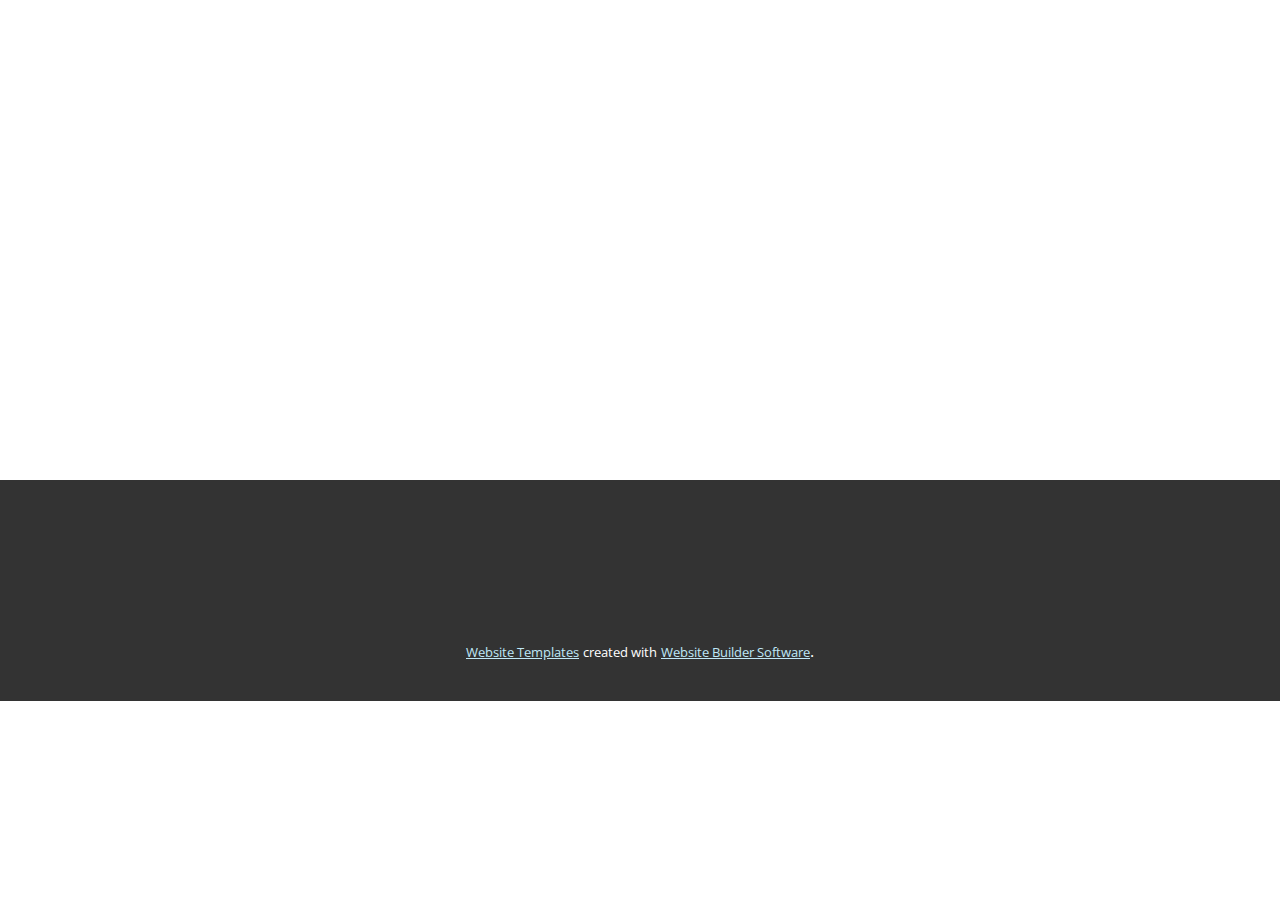
<file: Work-Experience.html>
<!DOCTYPE html>
<html style="font-size: 16px;" lang="en"><head>
    <meta name="viewport" content="width=device-width, initial-scale=1.0">
    <meta charset="utf-8">
    <meta name="keywords" content="">
    <meta name="description" content="">
    <title>Work Experience</title>
    <link rel="stylesheet" href="nicepage.css" media="screen">
<link rel="stylesheet" href="Work-Experience.css" media="screen">
    <script class="u-script" type="text/javascript" src="jquery-1.9.1.min.js" defer=""></script>
    <script class="u-script" type="text/javascript" src="nicepage.js" defer=""></script>
    <meta name="generator" content="Nicepage 5.9.14, nicepage.com">
    <link id="u-theme-google-font" rel="stylesheet" href="https://fonts.googleapis.com/css?family=Roboto:100,100i,300,300i,400,400i,500,500i,700,700i,900,900i|Open+Sans:300,300i,400,400i,500,500i,600,600i,700,700i,800,800i">
    
    
    <script type="application/ld+json">{
		"@context": "http://schema.org",
		"@type": "Organization",
		"name": ""
}</script>
    <meta name="theme-color" content="#66c5e8">
    <meta property="og:title" content="Work Experience">
    <meta property="og:type" content="website">
  <meta data-intl-tel-input-cdn-path="intlTelInput/"></head>
  <body class="u-body u-xl-mode" data-lang="en"><header class="u-clearfix u-container-align-center u-header u-header" id="sec-7512"><div class="u-clearfix u-sheet u-sheet-1"></div></header>
    <section class="u-clearfix u-section-1" id="sec-5ccd">
      <div class="u-clearfix u-sheet u-sheet-1"></div>
    </section>
    
    
    <footer class="u-align-center u-clearfix u-footer u-grey-80 u-footer" id="sec-922e"><div class="u-clearfix u-sheet u-sheet-1"></div></footer>
    <section class="u-backlink u-clearfix u-grey-80">
      <a class="u-link" href="https://nicepage.com/website-templates" target="_blank">
        <span>Website Templates</span>
      </a>
      <p class="u-text">
        <span>created with</span>
      </p>
      <a class="u-link" href="" target="_blank">
        <span>Website Builder Software</span>
      </a>. 
    </section>
  
</body></html>
</file>
